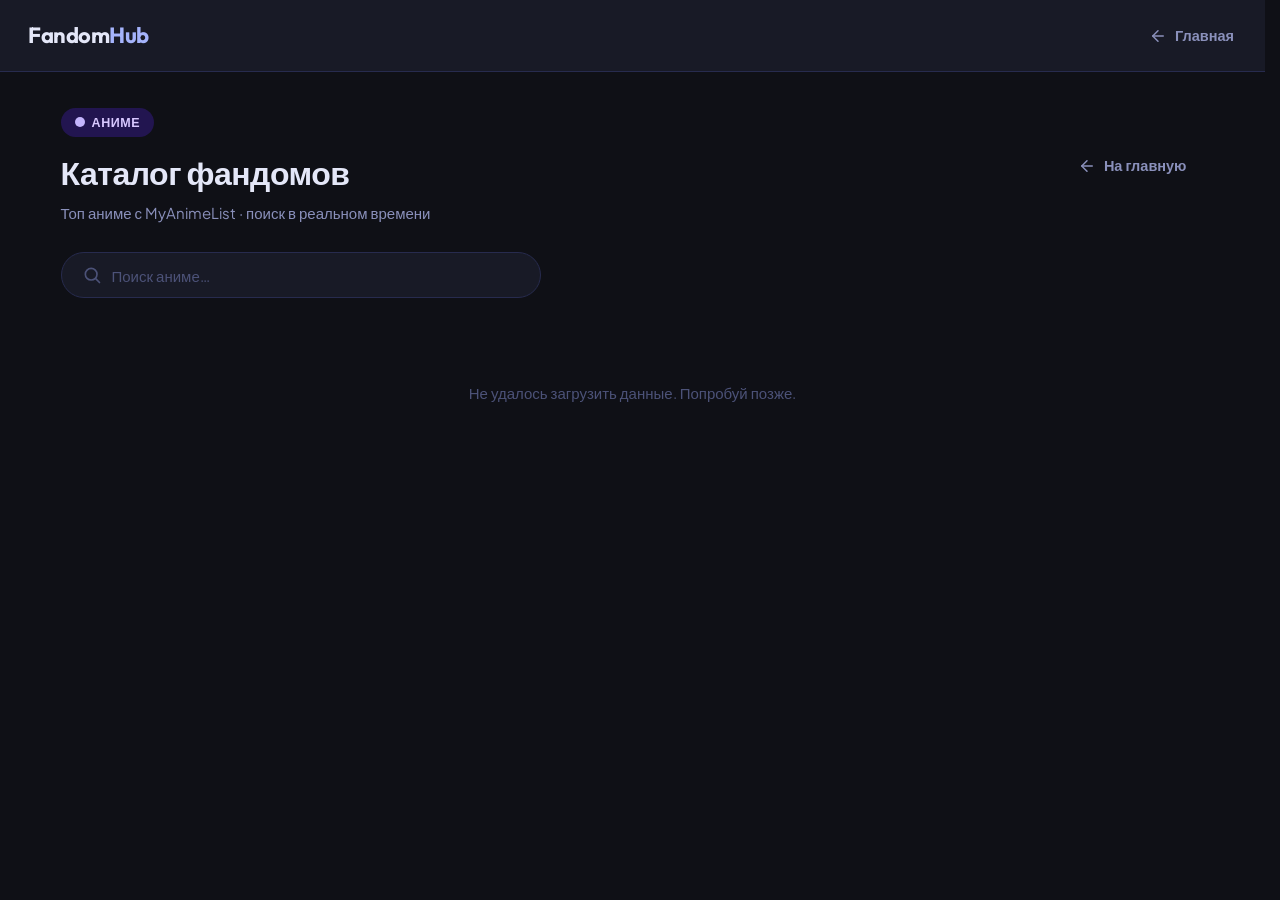
<file: code/catalog-anime.html>
﻿<!DOCTYPE html>
<html lang="ru">
<head>
<meta charset="UTF-8">
<meta name="viewport" content="width=device-width, initial-scale=1.0">
<title>Аниме — FandomHub</title>
<link rel="preconnect" href="https://fonts.googleapis.com">
<link rel="preconnect" href="https://fonts.gstatic.com" crossorigin>
<link href="https://fonts.googleapis.com/css2?family=Outfit:wght@400;500;600;700&family=Plus+Jakarta+Sans:wght@400;500;600;700&display=swap" rel="stylesheet">
<link rel="stylesheet" href="style.css">
</head>
<body class="cat-anime">

<header class="header">
  <a href="index.html" class="brand"><span>Fandom<b>Hub</b></span></a>
  <a href="index.html" class="back-btn">
    <svg width="18" height="18" viewBox="0 0 24 24" fill="none" stroke="currentColor" stroke-width="2" stroke-linecap="round" stroke-linejoin="round"><path d="M19 12H5"/><path d="M12 19l-7-7 7-7"/></svg>
    Главная
  </a>
</header>

<main class="page">
  <div class="cat-head">
    <div>
      <span class="cat-label"><span class="cat-dot"></span>Аниме</span>
      <h1>Каталог фандомов</h1>
      <p>Топ аниме с MyAnimeList · поиск в реальном времени</p>
    </div>
    <a href="index.html" class="back-btn">
      <svg width="18" height="18" viewBox="0 0 24 24" fill="none" stroke="currentColor" stroke-width="2" stroke-linecap="round" stroke-linejoin="round"><path d="M19 12H5"/><path d="M12 19l-7-7 7-7"/></svg>
      На главную
    </a>
  </div>

  <div class="search-wrap">
    <img src="icons/icon-search.svg" alt="">
    <input type="text" id="search" placeholder="Поиск аниме…" autocomplete="off">
  </div>

  <div class="cards-grid" id="grid">
  </div>
  <p class="no-results" id="no-results">Ничего не найдено</p>
</main>

<script>
  // Базовый URL Jikan — бесплатного неофициального API MyAnimeList (ключ не нужен)
  const JIKAN = 'https://api.jikan.moe/v4';

  // Ссылки на DOM-элементы, с которыми работаем
  const grid  = document.getElementById('grid');       // сетка карточек
  const noRes = document.getElementById('no-results'); // надпись «ничего не найдено»
  const inp   = document.getElementById('search');     // поле поиска

  // Таймер дебаунса — нужен, чтобы не слать запрос на каждую набранную букву
  let searchTimer;

  // Форматирует большое число в читаемый вид: 1 500 000 → "1.5M", 287 000 → "287K"
  function fmt(n) {
    if (n >= 1_000_000) return (n / 1_000_000).toFixed(1) + 'M';
    if (n >= 1_000)     return Math.round(n / 1_000) + 'K';
    return n;
  }

  // Экранирует спецсимволы HTML, чтобы данные из API не сломали вёрстку
  // Пример: символ < превращается в &lt; и браузер показывает его как текст, а не тег
  function esc(s) {
    return String(s)
      .replace(/&/g,'&amp;').replace(/</g,'&lt;')
      .replace(/>/g,'&gt;').replace(/"/g,'&quot;');
  }

  // Принимает массив объектов аниме из API и отрисовывает карточки в сетке.
  // Если массив пустой — прячет сетку и показывает надпись «ничего не найдено».
  function renderCards(items) {
    noRes.style.display = 'none';
    if (!items.length) {
      grid.innerHTML = '';
      noRes.style.display = '';
      return;
    }
    grid.innerHTML = items.map(a => {
      // Берём английское название; если его нет — используем оригинальное (ромадзи)
      const title   = esc(a.title_english || a.title);
      // Предпочитаем большой постер, если доступен
      const image   = a.images?.jpg?.large_image_url || a.images?.jpg?.image_url || '';
      // Берём первые два жанра и соединяем через точку с пробелом
      const genres  = (a.genres || []).slice(0, 2).map(g => g.name).join(' · ') || '—';
      const members = a.members ? fmt(a.members) + ' участников' : '—';
      const score   = a.score ? '★ ' + a.score.toFixed(1) : '';
      // Прямая ссылка на страницу аниме на MyAnimeList
      const url     = a.url || '#';
      return `
        <a href="${url}" target="_blank" rel="noopener" class="fandom-card">
          <div class="card-poster"><img src="${image}" alt="${title}" loading="lazy"></div>
          <div class="card-body">
            <div class="card-name" title="${title}">${title}</div>
            <div class="card-genre">${esc(genres)}</div>
            <div class="card-footer">
              <span class="card-members">${members}</span>
              <span class="join-btn">${score}</span>
            </div>
          </div>
        </a>`;
    }).join('');
  }

  // Заменяет содержимое сетки анимацией загрузки (CSS-спиннер)
  function showSpinner() {
    grid.innerHTML = '<div class="grid-spinner"></div>';
    noRes.style.display = 'none';
  }

  // Показывает текстовое сообщение об ошибке внутри сетки
  function showError(msg) {
    grid.innerHTML = `<p class="grid-message">${msg}</p>`;
  }

  // Основная функция загрузки данных.
  // Если передана строка query — ищет аниме по названию.
  // Если query пустой — загружает топ сериалов (type=tv).
  async function load(query) {
    showSpinner();
    try {
      const url = query
        ? `${JIKAN}/anime?q=${encodeURIComponent(query)}&limit=24&sfw=true&order_by=popularity`
        : `${JIKAN}/top/anime?type=tv&limit=24`;
      const res  = await fetch(url);
      if (!res.ok) throw new Error(res.status); // если сервер вернул ошибку — идём в catch
      const json = await res.json();
      renderCards(json.data || []); // у Jikan результаты лежат в поле data
    } catch (e) {
      showError('Не удалось загрузить данные. Попробуй позже.');
    }
  }

  // Слушаем ввод в поле поиска.
  // Сбрасываем предыдущий таймер и ставим новый на 500 мс —
  // это дебаунс: запрос уйдёт только когда пользователь перестанет печатать.
  inp.addEventListener('input', function () {
    clearTimeout(searchTimer);
    const q = this.value.trim();
    searchTimer = setTimeout(() => load(q), 500);
  });

  // Сразу при открытии страницы загружаем топ аниме
  load();
</script>
</body>
</html>
</file>
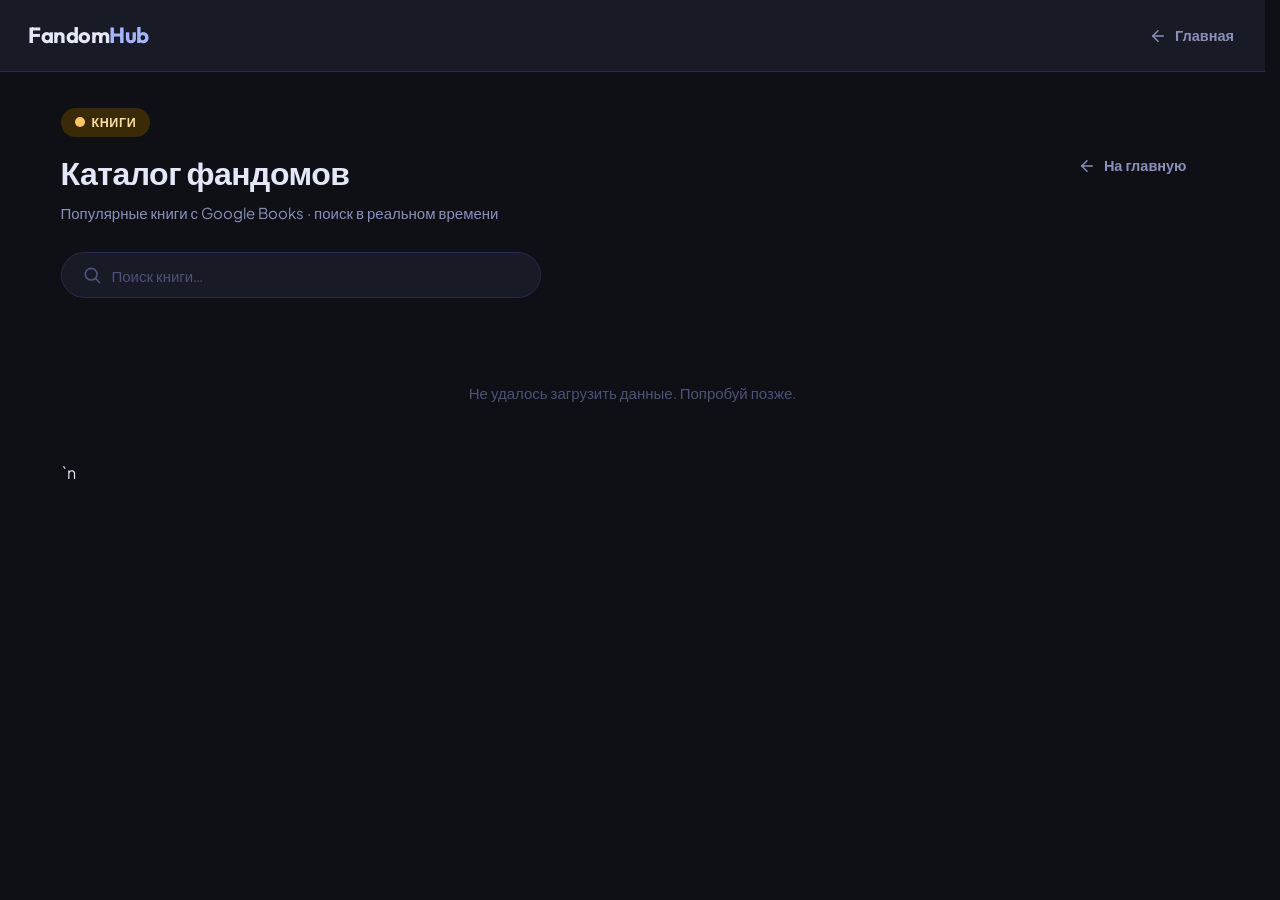
<file: code/catalog-books.html>
﻿<!DOCTYPE html>
<html lang="ru">
<head>
<meta charset="UTF-8">
<meta name="viewport" content="width=device-width, initial-scale=1.0">
<title>Книги — FandomHub</title>
<link rel="preconnect" href="https://fonts.googleapis.com">
<link rel="preconnect" href="https://fonts.gstatic.com" crossorigin>
<link href="https://fonts.googleapis.com/css2?family=Outfit:wght@400;500;600;700&family=Plus+Jakarta+Sans:wght@400;500;600;700&display=swap" rel="stylesheet">
<link rel="stylesheet" href="style.css">
</head>
<body class="cat-books">

<header class="header">
  <a href="index.html" class="brand"><span>Fandom<b>Hub</b></span></a>
  <a href="index.html" class="back-btn">
    <svg width="18" height="18" viewBox="0 0 24 24" fill="none" stroke="currentColor" stroke-width="2" stroke-linecap="round" stroke-linejoin="round"><path d="M19 12H5"/><path d="M12 19l-7-7 7-7"/></svg>
    Главная
  </a>
</header>

<main class="page">
  <div class="cat-head">
    <div>
      <span class="cat-label"><span class="cat-dot"></span>Книги</span>
      <h1>Каталог фандомов</h1>
      <p>Популярные книги с Google Books · поиск в реальном времени</p>
    </div>
    <a href="index.html" class="back-btn">
      <svg width="18" height="18" viewBox="0 0 24 24" fill="none" stroke="currentColor" stroke-width="2" stroke-linecap="round" stroke-linejoin="round"><path d="M19 12H5"/><path d="M12 19l-7-7 7-7"/></svg>
      На главную
    </a>
  </div>

  <div class="search-wrap">
    <img src="icons/icon-search.svg" alt="">
    <input type="text" id="search" placeholder="Поиск книги…" autocomplete="off">
  </div>

  <div class="cards-grid" id="grid">`n  </div>`n  <p class="no-results" id="no-results">Ничего не найдено</p>
</main>

<script>
  // Open Library API — полностью бесплатно, ключ не нужен, стабильный CORS
  const OL   = 'https://openlibrary.org';
  // Базовый URL для обложек книг; в конце добавляем ID и размер (-S/-M/-L)
  const OLCO = 'https://covers.openlibrary.org/b/id';

  const grid  = document.getElementById('grid');       // сетка карточек
  const noRes = document.getElementById('no-results'); // надпись «ничего не найдено»
  const inp   = document.getElementById('search');     // поле поиска
  let searchTimer;

  // Форматирует большое число: 1 200 000 → "1.2M", 98 000 → "98K"
  function fmt(n) {
    if (n >= 1_000_000) return (n / 1_000_000).toFixed(1) + 'M';
    if (n >= 1_000)     return Math.round(n / 1_000) + 'K';
    return n;
  }

  // Экранирует спецсимволы HTML
  function esc(s) {
    return String(s).replace(/&/g,'&amp;').replace(/</g,'&lt;').replace(/>/g,'&gt;').replace(/"/g,'&quot;');
  }

  // Принимает массив книг из Open Library (поле docs) и строит карточки.
  // Если список пустой — показывает «ничего не найдено».
  function renderCards(docs) {
    noRes.style.display = 'none';
    if (!docs.length) { grid.innerHTML = ''; noRes.style.display = ''; return; }
    grid.innerHTML = docs.map(b => {
      const title  = esc(b.title || '—');
      // author_name — массив, берём первого автора
      const author = esc((b.author_name || [])[0] || '—');
      // cover_i — числовой ID обложки; -M = medium (~180px ширина), достаточно для карточки
      const image  = b.cover_i ? `${OLCO}/${b.cover_i}-M.jpg` : '';
      const year   = b.first_publish_year || '';
      const score  = b.ratings_average ? '★ ' + (+b.ratings_average * 2).toFixed(1) : '';
      const votes  = fmt(b.ratings_count || 0);
      // key формат: "/works/OL45883W" — добавляем к базовому URL
      const url    = b.key ? OL + b.key : '#';
      return `
        <a href="${url}" target="_blank" rel="noopener" class="fandom-card">
          <div class="card-poster"><img src="${image}" alt="${title}" loading="lazy"></div>
          <div class="card-body">
            <div class="card-name" title="${title}">${title}</div>
            <div class="card-genre">${author}${year ? ' · ' + year : ''}</div>
            <div class="card-footer">
              <span class="card-members">${votes} оценок</span>
              <span class="join-btn">${score}</span>
            </div>
          </div>
        </a>`;
    }).join('');
  }

  // Показывает CSS-спиннер пока идёт загрузка
  function showSpinner() {
    grid.innerHTML = '<div class="grid-spinner"></div>';
    noRes.style.display = 'none';
  }

  // Загружает данные из Open Library.
  // Без запроса — топ художественной литературы, отсортированный по рейтингу.
  // С запросом — полнотекстовый поиск по названию/автору на любом языке.
  // fields= ограничивает ответ только нужными полями, ускоряя загрузку.
  async function load(query) {
    showSpinner();
    try {
      const fields = 'key,title,author_name,cover_i,first_publish_year,ratings_average,ratings_count';
      const url = query
        ? `${OL}/search.json?q=${encodeURIComponent(query)}&limit=24&fields=${fields}`
        : `${OL}/search.json?subject=fiction&sort=rating&limit=24&fields=${fields}`;
      const res = await fetch(url);
      if (!res.ok) throw new Error(res.status);
      renderCards((await res.json()).docs || []);
    } catch (e) {
      grid.innerHTML = '<p class="grid-message">Не удалось загрузить данные. Попробуй позже.</p>';
    }
  }

  // Дебаунс 500 мс: запрос уходит только после паузы в наборе текста
  inp.addEventListener('input', function () {
    clearTimeout(searchTimer);
    searchTimer = setTimeout(() => load(this.value.trim()), 500);
  });

  // Загружаем топ книг при открытии страницы
  load();
</script>
</body>
</html>
</file>
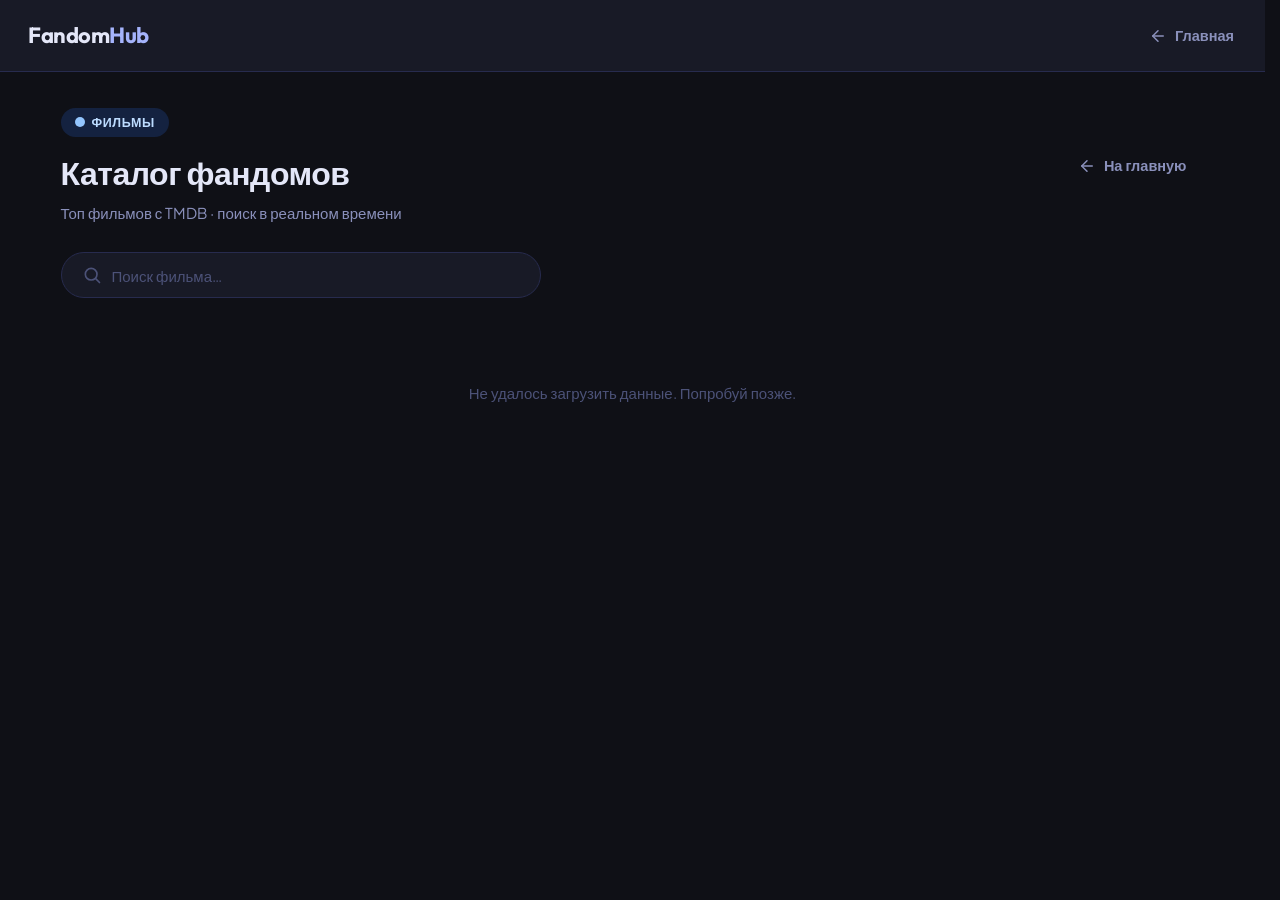
<file: code/catalog-films.html>
﻿<!DOCTYPE html>
<html lang="ru">
<head>
<meta charset="UTF-8">
<meta name="viewport" content="width=device-width, initial-scale=1.0">
<title>Фильмы — FandomHub</title>
<link rel="preconnect" href="https://fonts.googleapis.com">
<link rel="preconnect" href="https://fonts.gstatic.com" crossorigin>
<link href="https://fonts.googleapis.com/css2?family=Outfit:wght@400;500;600;700&family=Plus+Jakarta+Sans:wght@400;500;600;700&display=swap" rel="stylesheet">
<link rel="stylesheet" href="style.css">
</head>
<body class="cat-films">

<header class="header">
  <a href="index.html" class="brand"><span>Fandom<b>Hub</b></span></a>
  <a href="index.html" class="back-btn">
    <svg width="18" height="18" viewBox="0 0 24 24" fill="none" stroke="currentColor" stroke-width="2" stroke-linecap="round" stroke-linejoin="round"><path d="M19 12H5"/><path d="M12 19l-7-7 7-7"/></svg>
    Главная
  </a>
</header>

<main class="page">
  <div class="cat-head">
    <div>
      <span class="cat-label"><span class="cat-dot"></span>Фильмы</span>
      <h1>Каталог фандомов</h1>
      <p>Топ фильмов с TMDB · поиск в реальном времени</p>
    </div>
    <a href="index.html" class="back-btn">
      <svg width="18" height="18" viewBox="0 0 24 24" fill="none" stroke="currentColor" stroke-width="2" stroke-linecap="round" stroke-linejoin="round"><path d="M19 12H5"/><path d="M12 19l-7-7 7-7"/></svg>
      На главную
    </a>
  </div>

  <div class="search-wrap">
    <img src="icons/icon-search.svg" alt="">
    <input type="text" id="search" placeholder="Поиск фильма…" autocomplete="off">
  </div>

  <div class="cards-grid" id="grid">
  </div>
  <p class="no-results" id="no-results">Ничего не найдено</p>
</main>

<script>
  // API-ключ TMDB — получен при регистрации на themoviedb.org
  const TMDB_KEY = '1af27180c055a2bfd3ba2109a04c1843';
  // Базовый URL TMDB API v3
  const TMDB     = 'https://api.themoviedb.org/3';
  // Базовый URL для постеров. Путь из API (poster_path) добавляется в конец.
  // w500 — ширина изображения в пикселях; TMDB поддерживает w92, w185, w342, w500, w780, original
  const IMG      = 'https://image.tmdb.org/t/p/w500';

  // Словарь жанров: числовой ID из API → русское название.
  // TMDB возвращает только ID жанра, а не его название, поэтому расшифровываем вручную.
  const GENRES   = {
    28:'Боевик', 12:'Приключения', 16:'Анимация', 35:'Комедия',
    80:'Криминал', 99:'Документальный', 18:'Драма', 10751:'Семейный',
    14:'Фэнтези', 36:'История', 27:'Ужасы', 10402:'Музыка',
    9648:'Детектив', 10749:'Мелодрама', 878:'Фантастика',
    53:'Триллер', 10752:'Военный', 37:'Вестерн'
  };

  // Ссылки на DOM-элементы, с которыми работаем
  const grid  = document.getElementById('grid');       // сетка карточек
  const noRes = document.getElementById('no-results'); // надпись «ничего не найдено»
  const inp   = document.getElementById('search');     // поле поиска

  // Таймер дебаунса — нужен, чтобы не слать запрос на каждую набранную букву
  let searchTimer;

  // Форматирует большое число в читаемый вид: 1 500 000 → "1.5M", 287 000 → "287K"
  function fmt(n) {
    if (n >= 1_000_000) return (n / 1_000_000).toFixed(1) + 'M';
    if (n >= 1_000)     return Math.round(n / 1_000) + 'K';
    return n;
  }

  // Экранирует спецсимволы HTML, чтобы данные из API не сломали вёрстку
  // Пример: символ < превращается в &lt; и браузер показывает его как текст, а не тег
  function esc(s) {
    return String(s).replace(/&/g,'&amp;').replace(/</g,'&lt;').replace(/>/g,'&gt;').replace(/"/g,'&quot;');
  }

  // Принимает массив объектов фильмов из API и отрисовывает карточки в сетке.
  // Если массив пустой — прячет сетку и показывает надпись «ничего не найдено».
  function renderCards(items) {
    noRes.style.display = 'none';
    if (!items.length) { grid.innerHTML = ''; noRes.style.display = ''; return; }
    grid.innerHTML = items.map(m => {
      // TMDB возвращает title на языке запроса (ru-RU), original_title — всегда оригинал
      const title  = esc(m.title || m.original_title);
      // Собираем полный URL постера; если постера нет — оставляем пустую строку
      const image  = m.poster_path ? IMG + m.poster_path : '';
      // Берём первые два ID жанра, переводим в русские названия, соединяем через точку
      const genres = (m.genre_ids || []).slice(0, 2).map(id => GENRES[id]).filter(Boolean).join(' · ') || '—';
      // release_date имеет формат "YYYY-MM-DD" — берём только год (первые 4 символа)
      const year   = m.release_date ? m.release_date.slice(0, 4) : '';
      const votes  = fmt(m.vote_count || 0);
      // toFixed(1) оставляет одну цифру после запятой: 8.712 → "8.7"
      const score  = m.vote_average ? '★ ' + m.vote_average.toFixed(1) : '';
      // Прямая ссылка на страницу фильма на TMDB
      const url    = `https://www.themoviedb.org/movie/${m.id}`;
      return `
        <a href="${url}" target="_blank" rel="noopener" class="fandom-card">
          <div class="card-poster"><img src="${image}" alt="${title}" loading="lazy"></div>
          <div class="card-body">
            <div class="card-name" title="${title}">${title}</div>
            <div class="card-genre">${esc(genres)}${year ? ' · ' + year : ''}</div>
            <div class="card-footer">
              <span class="card-members">${votes} оценок</span>
              <span class="join-btn">${score}</span>
            </div>
          </div>
        </a>`;
    }).join('');
  }

  // Заменяет содержимое сетки анимацией загрузки (CSS-спиннер)
  function showSpinner() {
    grid.innerHTML = '<div class="grid-spinner"></div>';
    noRes.style.display = 'none';
  }

  // Основная функция загрузки данных.
  // Если передана строка query — ищет фильмы по названию.
  // Если query пустой — загружает топ фильмов по рейтингу.
  async function load(query) {
    showSpinner();
    try {
      const url = query
        ? `${TMDB}/search/movie?api_key=${TMDB_KEY}&language=ru-RU&query=${encodeURIComponent(query)}&include_adult=false`
        : `${TMDB}/movie/top_rated?api_key=${TMDB_KEY}&language=ru-RU`;
      const res = await fetch(url);
      if (!res.ok) throw new Error(res.status); // если сервер вернул ошибку — идём в catch
      // У TMDB результаты лежат в поле results (в отличие от Jikan, где поле data)
      renderCards((await res.json()).results || []);
    } catch {
      grid.innerHTML = '<p class="grid-message">Не удалось загрузить данные. Попробуй позже.</p>';
    }
  }

  // Слушаем ввод в поле поиска.
  // Сбрасываем предыдущий таймер и ставим новый на 500 мс —
  // это дебаунс: запрос уйдёт только когда пользователь перестанет печатать.
  inp.addEventListener('input', function () {
    clearTimeout(searchTimer);
    searchTimer = setTimeout(() => load(this.value.trim()), 500);
  });

  // Сразу при открытии страницы загружаем топ фильмов
  load();
</script>
</body>
</html>
</file>
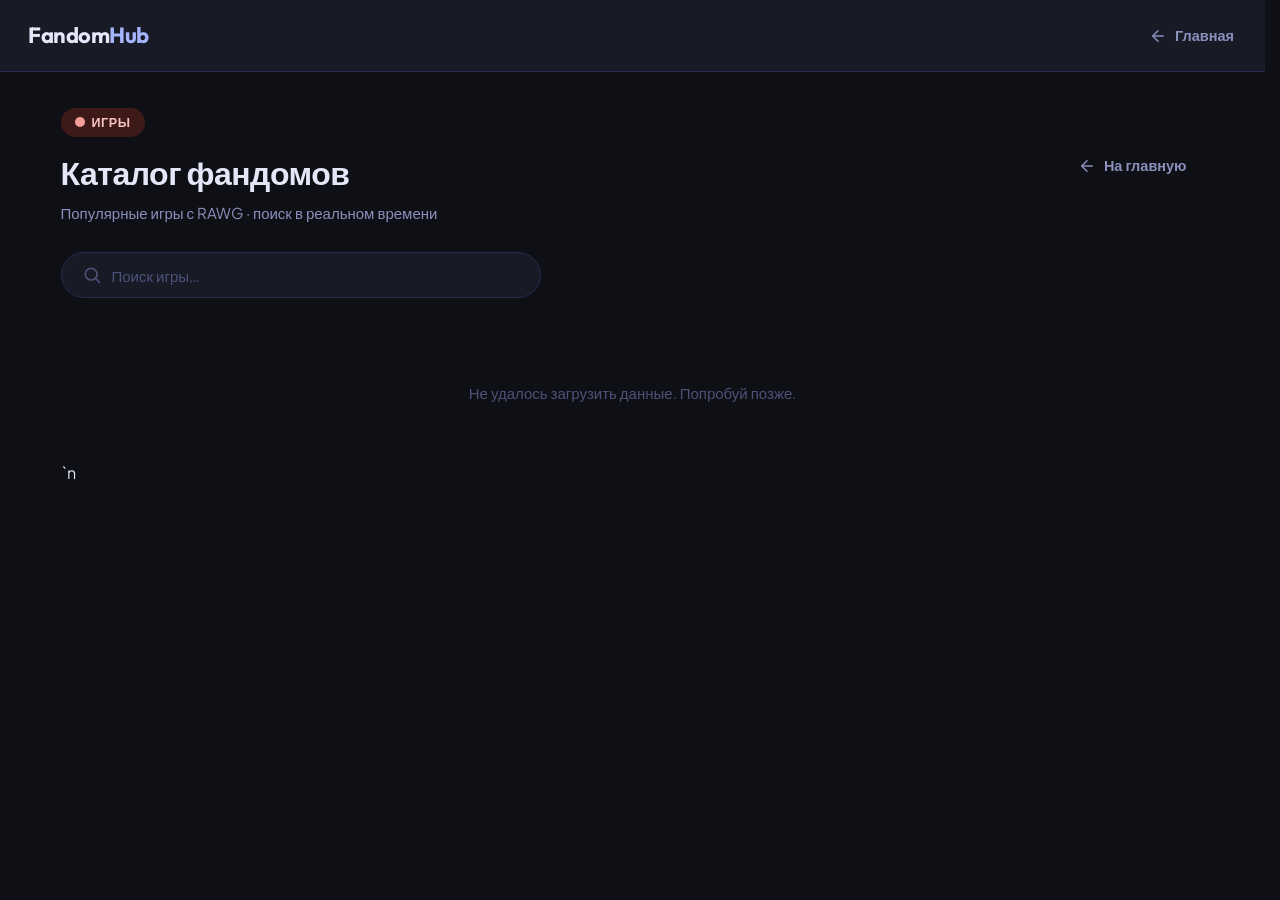
<file: code/catalog-games.html>
﻿<!DOCTYPE html>
<html lang="ru">
<head>
<meta charset="UTF-8">
<meta name="viewport" content="width=device-width, initial-scale=1.0">
<title>Игры — FandomHub</title>
<link rel="preconnect" href="https://fonts.googleapis.com">
<link rel="preconnect" href="https://fonts.gstatic.com" crossorigin>
<link href="https://fonts.googleapis.com/css2?family=Outfit:wght@400;500;600;700&family=Plus+Jakarta+Sans:wght@400;500;600;700&display=swap" rel="stylesheet">
<link rel="stylesheet" href="style.css">
</head>
<body class="cat-games">

<header class="header">
  <a href="index.html" class="brand"><span>Fandom<b>Hub</b></span></a>
  <a href="index.html" class="back-btn">
    <svg width="18" height="18" viewBox="0 0 24 24" fill="none" stroke="currentColor" stroke-width="2" stroke-linecap="round" stroke-linejoin="round"><path d="M19 12H5"/><path d="M12 19l-7-7 7-7"/></svg>
    Главная
  </a>
</header>

<main class="page">
  <div class="cat-head">
    <div>
      <span class="cat-label"><span class="cat-dot"></span>Игры</span>
      <h1>Каталог фандомов</h1>
      <p>Популярные игры с RAWG · поиск в реальном времени</p>
    </div>
    <a href="index.html" class="back-btn">
      <svg width="18" height="18" viewBox="0 0 24 24" fill="none" stroke="currentColor" stroke-width="2" stroke-linecap="round" stroke-linejoin="round"><path d="M19 12H5"/><path d="M12 19l-7-7 7-7"/></svg>
      На главную
    </a>
  </div>

  <div class="search-wrap">
    <img src="icons/icon-search.svg" alt="">
    <input type="text" id="search" placeholder="Поиск игры…" autocomplete="off">
  </div>

  <div class="cards-grid" id="grid">`n  </div>`n  <p class="no-results" id="no-results">Ничего не найдено</p>
</main>

<script>
  // API-ключ RAWG — получен на rawg.io
  const RAWG_KEY = 'cc2db0f41f074256bb976f07cb70a78b';
  // Базовый URL RAWG API
  const RAWG     = 'https://api.rawg.io/api';

  const grid  = document.getElementById('grid');       // сетка карточек
  const noRes = document.getElementById('no-results'); // надпись «ничего не найдено»
  const inp   = document.getElementById('search');     // поле поиска
  let searchTimer;

  // Форматирует большое число: 1 200 000 → "1.2M", 98 000 → "98K"
  function fmt(n) {
    if (n >= 1_000_000) return (n / 1_000_000).toFixed(1) + 'M';
    if (n >= 1_000)     return Math.round(n / 1_000) + 'K';
    return n;
  }

  // Экранирует спецсимволы HTML, чтобы данные из API не сломали вёрстку
  function esc(s) {
    return String(s).replace(/&/g,'&amp;').replace(/</g,'&lt;').replace(/>/g,'&gt;').replace(/"/g,'&quot;');
  }

  // Отрисовывает карточки в сетке по массиву объектов из RAWG.
  // Если массив пустой — показывает «ничего не найдено».
  function renderCards(items) {
    noRes.style.display = 'none';
    if (!items.length) { grid.innerHTML = ''; noRes.style.display = ''; return; }
    grid.innerHTML = items.map(g => {
      const title  = esc(g.name);
      // background_image — скриншот/арт игры (горизонтальный, обрезается до 2:3 через object-fit)
      const image  = g.background_image || '';
      const genres = (g.genres || []).slice(0, 2).map(x => x.name).join(' · ') || '—';
      // rating — средняя оценка пользователей RAWG (шкала 0–5)
      const score  = g.rating ? '★ ' + (g.rating * 2).toFixed(1) : '';
      const votes  = fmt(g.ratings_count || 0);
      // Прямая ссылка на страницу игры на RAWG
      const url    = `https://rawg.io/games/${g.slug}`;
      return `
        <a href="${url}" target="_blank" rel="noopener" class="fandom-card">
          <div class="card-poster"><img src="${image}" alt="${title}" loading="lazy"></div>
          <div class="card-body">
            <div class="card-name" title="${title}">${title}</div>
            <div class="card-genre">${esc(genres)}</div>
            <div class="card-footer">
              <span class="card-members">${votes} оценок</span>
              <span class="join-btn">${score}</span>
            </div>
          </div>
        </a>`;
    }).join('');
  }

  // Показывает CSS-спиннер пока идёт загрузка
  function showSpinner() {
    grid.innerHTML = '<div class="grid-spinner"></div>';
    noRes.style.display = 'none';
  }

  // Загружает данные из RAWG.
  // Без запроса — топ игр по рейтингу; с запросом — поиск по названию.
  async function load(query) {
    showSpinner();
    try {
      const url = query
        ? `${RAWG}/games?key=${RAWG_KEY}&search=${encodeURIComponent(query)}&page_size=24`
        : `${RAWG}/games?key=${RAWG_KEY}&ordering=-added&page_size=24`;
      const res = await fetch(url);
      if (!res.ok) throw new Error(res.status);
      renderCards((await res.json()).results || []);
    } catch {
      grid.innerHTML = '<p class="grid-message">Не удалось загрузить данные. Попробуй позже.</p>';
    }
  }

  // Дебаунс 500 мс: запрос уходит только после паузы в наборе текста
  inp.addEventListener('input', function () {
    clearTimeout(searchTimer);
    searchTimer = setTimeout(() => load(this.value.trim()), 500);
  });

  // Загружаем топ игр при открытии страницы
  load();
</script>
</body>
</html>
</file>
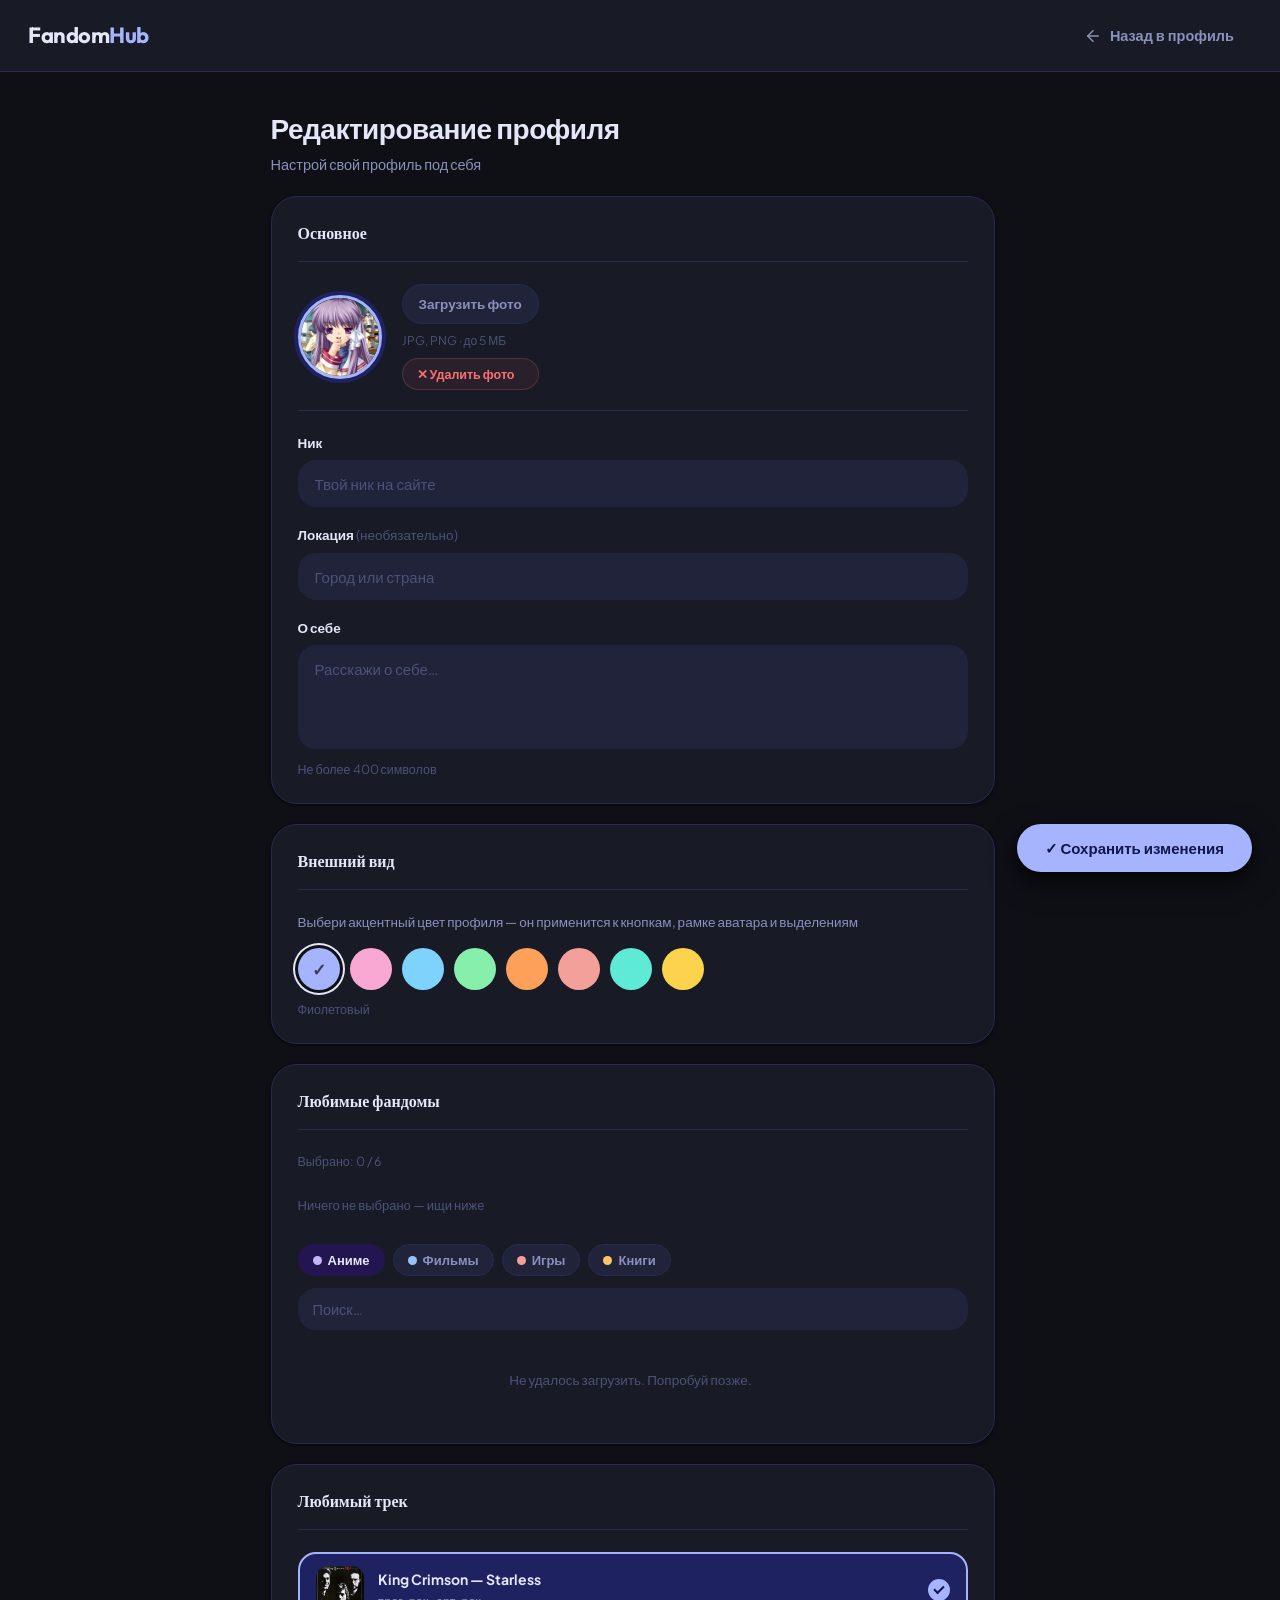
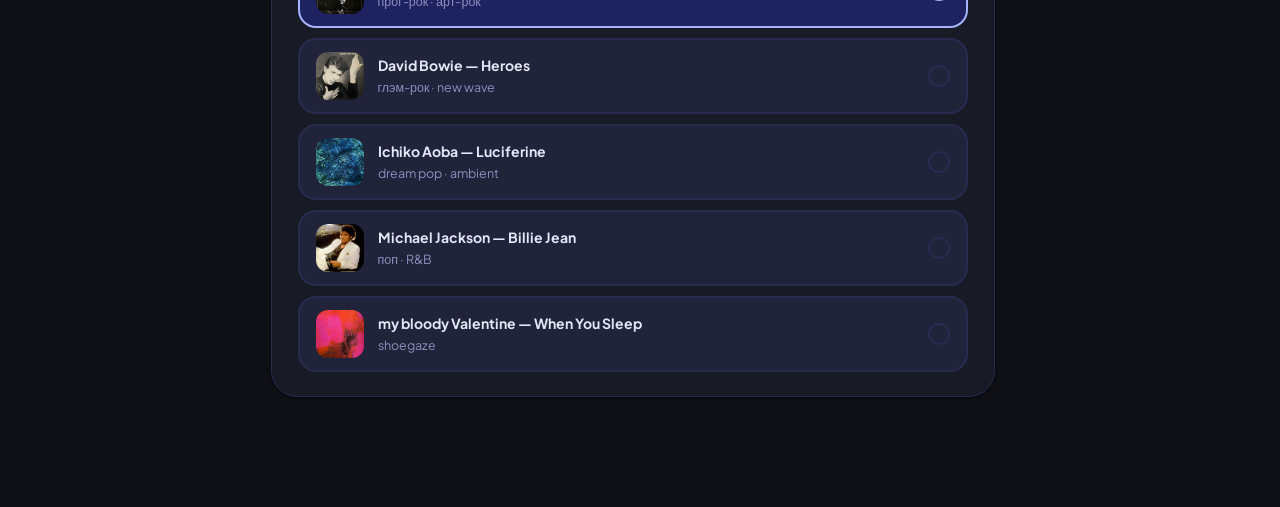
<file: code/edit-profile.html>
<!DOCTYPE html>
<html lang="ru">
<head>
<meta charset="UTF-8">
<meta name="viewport" content="width=device-width, initial-scale=1.0">
<title>Редактирование профиля — FandomHub</title>
<link rel="preconnect" href="https://fonts.googleapis.com">
<link rel="preconnect" href="https://fonts.gstatic.com" crossorigin>
<link href="https://fonts.googleapis.com/css2?family=Outfit:wght@400;500;600;700&family=Plus+Jakarta+Sans:wght@400;500;600;700&display=swap" rel="stylesheet">
<link rel="stylesheet" href="style.css">
</head>
<body>

<header class="header">
  <a href="index.html" class="brand"><span>Fandom<b>Hub</b></span></a>
  <a href="profile.html" class="back-btn">
    <svg width="18" height="18" viewBox="0 0 24 24" fill="none" stroke="currentColor" stroke-width="2" stroke-linecap="round" stroke-linejoin="round"><path d="M19 12H5"/><path d="M12 19l-7-7 7-7"/></svg>
    Назад в профиль
  </a>
</header>

<main class="edit-page">

  <div>
    <h1 style="font-size:28px;font-weight:700;letter-spacing:-.5px;margin-bottom:4px">Редактирование профиля</h1>
    <p style="color:var(--text-soft);font-size:14.5px">Настрой свой профиль под себя</p>
  </div>

  <!-- ── Секция 1: Основное ── -->
  <div class="edit-section">
    <div class="es-title">
      Основное
    </div>

    <div class="avatar-row">
      <img id="ep-avatar" class="ep-avatar-img" src="pfp.jpg" alt="Аватар">
      <div class="avatar-actions">
        <label class="avatar-upload-label" for="ep-avatar-file">
          Загрузить фото
        </label>
        <input type="file" id="ep-avatar-file" accept="image/*" style="display:none">
        <span class="avatar-hint">JPG, PNG · до 5 МБ</span>
        <button class="btn-danger" id="ep-avatar-remove">✕ Удалить фото</button>
      </div>
    </div>

    <div class="field">
      <label>Ник</label>
      <input type="text" id="ep-nick" placeholder="Твой ник на сайте" maxlength="32">
    </div>
    <div class="field">
      <label>Локация <span style="font-weight:400;color:var(--text-faint)">(необязательно)</span></label>
      <input type="text" id="ep-location" placeholder="Город или страна" maxlength="60">
    </div>
    <div class="field" style="margin-bottom:0">
      <label>О себе</label>
      <textarea id="ep-bio" rows="4" placeholder="Расскажи о себе…" maxlength="400"></textarea>
      <div class="hint">Не более 400 символов</div>
    </div>
  </div>

  <!-- ── Секция 2: Внешний вид ── -->
  <div class="edit-section">
    <div class="es-title">
      Внешний вид
    </div>
    <p style="font-size:13.5px;color:var(--text-soft);margin-bottom:16px">Выбери акцентный цвет профиля — он применится к кнопкам, рамке аватара и выделениям</p>
    <div class="swatches" id="ep-swatches"></div>
    <div class="swatch-label" id="ep-swatch-name"></div>
  </div>

  <!-- ── Секция 3: Любимые фандомы ── -->
  <div class="edit-section">
    <div class="es-title">
      Любимые фандомы
    </div>

    <div class="fandom-limit" id="ep-limit-note">Выбрано: 0 / 6</div>
    <div class="selected-chips" id="ep-chips">
      <span class="selected-empty">Ничего не выбрано — ищи ниже</span>
    </div>

    <div class="fandom-cat-tabs" id="ep-cat-tabs">
      <button class="fandom-cat-tab active" data-cat="anime" style="background:var(--c-anime-soft)">
        <span class="fandom-cat-dot" style="background:var(--c-anime)"></span>Аниме
      </button>
      <button class="fandom-cat-tab" data-cat="films">
        <span class="fandom-cat-dot" style="background:var(--c-films)"></span>Фильмы
      </button>
      <button class="fandom-cat-tab" data-cat="games">
        <span class="fandom-cat-dot" style="background:var(--c-games)"></span>Игры
      </button>
      <button class="fandom-cat-tab" data-cat="books">
        <span class="fandom-cat-dot" style="background:var(--c-books)"></span>Книги
      </button>
    </div>

    <input type="text" class="fandom-search" id="ep-fandom-q" placeholder="Поиск…" autocomplete="off">
    <div class="results-grid" id="ep-results">
      <div class="results-spinner"></div>
    </div>
  </div>

  <!-- ── Секция 4: Любимый трек ── -->
  <div class="edit-section">
    <div class="es-title">
      Любимый трек
    </div>
    <div class="track-opts" id="ep-tracks"></div>
  </div>

</main>

<div class="save-bar">
  <button class="save-bar-btn" id="ep-save">✓ Сохранить изменения</button>
</div>
<div class="save-toast" id="ep-toast">✓ Профиль сохранён</div>

<script>
// ─── Константы ───────────────────────────────────────────────────────────────

// Доступные цветовые акценты профиля.
// primary  — основной цвет (кнопки, рамки, подсветка).
// soft     — приглушённый фон на тёмной теме (бейджи, чипсы).
// on       — цвет текста поверх primary (должен хорошо читаться).
const ACCENTS = [
  { name: 'Фиолетовый',   primary: '#A5B4FC', soft: '#1E2260', on: '#12154E' },
  { name: 'Розовый',      primary: '#F9A8D4', soft: '#42103A', on: '#3A0828' },
  { name: 'Голубой',      primary: '#7DD3FC', soft: '#0A2040', on: '#061830' },
  { name: 'Зелёный',      primary: '#86EFAC', soft: '#0B2618', on: '#04200E' },
  { name: 'Оранжевый',    primary: '#FCA05A', soft: '#38200A', on: '#2A1200' },
  { name: 'Коралловый',   primary: '#F4A09A', soft: '#38100E', on: '#2A0806' },
  { name: 'Бирюзовый',    primary: '#5EEAD4', soft: '#04281E', on: '#011610' },
  { name: 'Золотой',      primary: '#FCD34D', soft: '#352400', on: '#281800' },
];

// Список треков, из которых пользователь выбирает «любимый».
// img — путь к обложке, src — путь к аудиофайлу.
const TRACKS = [
  { name: 'King Crimson — Starless',               meta: 'прог-рок · арт-рок',  img: 'top icons/song_icon1.jpg', src: 'songs/song1.mp3' },
  { name: 'David Bowie — Heroes',                  meta: 'глэм-рок · new wave', img: 'top icons/song_icon2.jpg', src: 'songs/song2.mp3' },
  { name: 'Ichiko Aoba — Luciferine',              meta: 'dream pop · ambient', img: 'top icons/song_icon3.jpg', src: 'songs/song3.mp3' },
  { name: 'Michael Jackson — Billie Jean',         meta: 'поп · R&B',           img: 'top icons/song_icon4.jpg', src: 'songs/song4.mp3' },
  { name: 'my bloody Valentine — When You Sleep',  meta: 'shoegaze',            img: 'top icons/song_icon5.jpg', src: 'songs/song5.mp3' },
];

// CSS-переменные фона активной вкладки для каждой категории фандомов.
const CAT_SOFT = { anime: 'var(--c-anime-soft)', films: 'var(--c-films-soft)', games: 'var(--c-games-soft)', books: 'var(--c-books-soft)' };

// API-ключи для внешних сервисов.
const RAWG_KEY = 'cc2db0f41f074256bb976f07cb70a78b'; // rawg.io  — база игр
const TMDB_KEY = '1af27180c055a2bfd3ba2109a04c1843'; // themoviedb.org — база фильмов

// ─── Состояние ───────────────────────────────────────────────────────────────

// Единый объект, хранящий все редактируемые данные профиля в памяти.
// При сохранении он целиком записывается в localStorage.
let state = {
  nick: '',       // никнейм пользователя
  bio: '',        // текст «О себе»
  location: '',   // город / страна (необязательно)
  avatar: '',     // base64-строка загруженного фото или '' для дефолтного
  accentIdx: 0,   // индекс выбранного цвета в массиве ACCENTS
  fandoms: [],    // массив выбранных фандомов (максимум 6)
  trackIdx: 0,    // индекс выбранного трека в массиве TRACKS
};

// ─── Инициализация ───────────────────────────────────────────────────────────

// Самовызывающаяся функция — запускается сразу при загрузке страницы.
// Читает сохранённый профиль и заполняет все элементы страницы.
(function init() {
  // Пробуем прочитать профиль из localStorage.
  // Если его ещё нет, используем пустой объект {}.
  const saved = JSON.parse(localStorage.getItem('fh_profile') || '{}');

  // Перезаписываем поля state данными из localStorage
  // (Object.assign копирует свойства из saved в state).
  Object.assign(state, saved);

  // Защита от некорректных индексов: если значение вышло за пределы
  // массива (например, файл был изменён вручную), сбрасываем на 0.
  state.accentIdx = Math.min(+state.accentIdx || 0, ACCENTS.length - 1);
  state.trackIdx  = Math.min(+state.trackIdx  || 0, TRACKS.length  - 1);

  // Если fandoms по какой-то причине не массив — заменяем на пустой.
  if (!Array.isArray(state.fandoms)) state.fandoms = [];

  // Применяем акцентный цвет до отрисовки, чтобы страница сразу
  // открылась с нужными цветами без «мигания».
  applyAccent(state.accentIdx);

  // Заполняем текстовые поля формы.
  fillForm();

  // Рисуем все интерактивные блоки.
  renderSwatches(); // цветовые кружки
  renderTracks();   // список треков
  renderChips();    // выбранные фандомы
  loadResults('');  // начальные результаты поиска фандомов (без запроса — топ)
})();

// Заполняет поля формы значениями из state.
// Проверяем наличие значения перед присвоением, чтобы
// не затирать placeholder пустой строкой.
function fillForm() {
  if (state.nick)     document.getElementById('ep-nick').value     = state.nick;
  if (state.bio)      document.getElementById('ep-bio').value      = state.bio;
  if (state.location) document.getElementById('ep-location').value = state.location;
  if (state.avatar)   document.getElementById('ep-avatar').src     = state.avatar;
}

// ─── Акцентный цвет ──────────────────────────────────────────────────────────

// Применяет выбранный цветовой акцент к CSS-переменным на уровне <html>.
// Именно через эти переменные style.css красит кнопки, рамки и т. д.
function applyAccent(idx) {
  const c = ACCENTS[idx];
  document.documentElement.style.setProperty('--primary',      c.primary);
  document.documentElement.style.setProperty('--primary-soft', c.soft);
  document.documentElement.style.setProperty('--on-primary',   c.on);
}

// Перерисовывает ряд цветных кружков-свотчей.
// Активному кружку добавляется класс 'active' (галочка через CSS).
function renderSwatches() {
  document.getElementById('ep-swatches').innerHTML = ACCENTS.map((a, i) => `
    <button class="swatch${i === state.accentIdx ? ' active' : ''}"
      style="background:${a.primary}" title="${a.name}" data-idx="${i}"></button>
  `).join('');

  // Подпись под кружками — название текущего цвета.
  document.getElementById('ep-swatch-name').textContent = ACCENTS[state.accentIdx].name;
}

// Обработчик клика по контейнеру кружков.
// Используем делегирование: слушаем клик на родителе,
// а потом ищем ближайший .swatch среди кликнутых элементов.
document.getElementById('ep-swatches').addEventListener('click', function(e) {
  const btn = e.target.closest('.swatch');
  if (!btn) return; // клик пришёлся мимо кружка — игнорируем

  state.accentIdx = +btn.dataset.idx; // + преобразует строку в число
  applyAccent(state.accentIdx);
  renderSwatches(); // перерисовываем, чтобы сдвинуть галочку
});

// ─── Аватар ──────────────────────────────────────────────────────────────────

// Срабатывает, когда пользователь выбирает файл через диалог.
document.getElementById('ep-avatar-file').addEventListener('change', function() {
  const file = this.files[0];
  if (!file) return;

  // Проверяем размер: 5 МБ = 5 * 1024 * 1024 байт.
  if (file.size > 5 * 1024 * 1024) { alert('Файл слишком большой (макс. 5 МБ)'); return; }

  // FileReader читает файл и превращает его в строку base64 (Data URL).
  // Это позволяет хранить изображение прямо в localStorage без сервера.
  const reader = new FileReader();
  reader.onload = e => {
    state.avatar = e.target.result;                    // сохраняем base64 в state
    document.getElementById('ep-avatar').src = state.avatar; // обновляем превью
  };
  reader.readAsDataURL(file);
});

// Удаляет загруженный аватар: возвращает дефолтную фотографию pfp.jpg
// и очищает поле input, чтобы можно было загрузить тот же файл снова.
document.getElementById('ep-avatar-remove').addEventListener('click', () => {
  state.avatar = '';
  document.getElementById('ep-avatar').src = 'pfp.jpg';
  document.getElementById('ep-avatar-file').value = '';
});

// ─── Треки ───────────────────────────────────────────────────────────────────

// Рисует список треков в виде кликабельных карточек.
// Выбранный трек получает класс 'sel' и визуально выделяется.
function renderTracks() {
  const wrap = document.getElementById('ep-tracks');
  wrap.innerHTML = TRACKS.map((t, i) => `
    <div class="track-opt${i === state.trackIdx ? ' sel' : ''}" data-idx="${i}">
      <img src="${t.img}" alt="">
      <div class="track-opt-info">
        <div class="track-opt-name">${esc(t.name)}</div>
        <div class="track-opt-meta">${esc(t.meta)}</div>
      </div>
      <div class="radio-dot"></div>
    </div>
  `).join('');

  // Навешиваем обработчики на каждую карточку трека после отрисовки.
  wrap.querySelectorAll('.track-opt').forEach(el =>
    el.addEventListener('click', function() {
      state.trackIdx = +this.dataset.idx;
      renderTracks(); // перерисовываем, чтобы перенести выделение
    })
  );
}

// ─── Поиск фандомов ──────────────────────────────────────────────────────────

let curCat = 'anime';   // текущая активная категория поиска
let curResults = [];    // последний полученный список результатов
let searchTimer;        // таймер дебаунса (откладывает запрос при печати)

// Экранирует спецсимволы HTML, чтобы данные из API
// не сломали вёрстку и не создали XSS-уязвимость.
// Пример: <script> превратится в &lt;script&gt; и покажется как текст.
function esc(s) {
  return String(s).replace(/&/g,'&amp;').replace(/</g,'&lt;').replace(/>/g,'&gt;').replace(/"/g,'&quot;');
}

// Переключение категорий (Аниме / Фильмы / Игры / Книги).
document.getElementById('ep-cat-tabs').addEventListener('click', function(e) {
  const btn = e.target.closest('.fandom-cat-tab');
  if (!btn) return;

  curCat = btn.dataset.cat;

  // Снимаем активное состояние со всех вкладок, потом ставим на нажатую.
  document.querySelectorAll('.fandom-cat-tab').forEach(t => { t.classList.remove('active'); t.style.background = ''; });
  btn.classList.add('active');
  btn.style.background = CAT_SOFT[curCat]; // подсвечиваем цветом категории

  // Сбрасываем строку поиска и загружаем топ новой категории.
  document.getElementById('ep-fandom-q').value = '';
  loadResults('');
});

// Поиск по вводу: дебаунс 420 мс.
// Запрос к API уходит только когда пользователь перестал печатать,
// чтобы не слать запрос на каждую нажатую букву.
document.getElementById('ep-fandom-q').addEventListener('input', function() {
  clearTimeout(searchTimer);
  searchTimer = setTimeout(() => loadResults(this.value.trim()), 420);
});

// Загружает список фандомов из соответствующего API.
// query — строка поиска; если пустая, загружается топ.
async function loadResults(query) {
  // Показываем спиннер, пока идёт загрузка.
  document.getElementById('ep-results').innerHTML = '<div class="results-spinner"></div>';

  try {
    let items = []; // сюда соберём нормализованные объекты фандомов

    if (curCat === 'anime') {
      // Jikan — бесплатный API MyAnimeList, ключ не нужен.
      // При поиске: /anime?q=... При топе: /top/anime?type=tv
      const url = query
        ? `https://api.jikan.moe/v4/anime?q=${encodeURIComponent(query)}&limit=18&sfw=true&order_by=popularity`
        : `https://api.jikan.moe/v4/top/anime?type=tv&limit=18`;
      const data = (await (await fetch(url)).json()).data || [];

      // Нормализуем: приводим разные форматы API к единому виду объекта.
      items = data.map(a => ({
        id: 'anime-' + a.mal_id,                  // уникальный ID с префиксом категории
        name: a.title_english || a.title,          // английское название, иначе оригинал
        img: a.images?.jpg?.large_image_url || a.images?.jpg?.image_url || '',
        url: a.url || '#', cat: 'anime', catLabel: 'Аниме',
      }));

    } else if (curCat === 'films') {
      // TMDB — база фильмов. Результаты лежат в поле results.
      const url = query
        ? `https://api.themoviedb.org/3/search/movie?api_key=${TMDB_KEY}&language=ru-RU&query=${encodeURIComponent(query)}`
        : `https://api.themoviedb.org/3/movie/top_rated?api_key=${TMDB_KEY}&language=ru-RU`;
      const data = (await (await fetch(url)).json()).results || [];

      items = data.slice(0, 18).map(m => ({
        id: 'films-' + m.id,
        name: m.title || m.original_title,
        // poster_path — относительный путь; w185 — ширина постера в пикселях.
        img: m.poster_path ? 'https://image.tmdb.org/t/p/w185' + m.poster_path : '',
        url: 'https://www.themoviedb.org/movie/' + m.id, cat: 'films', catLabel: 'Фильмы',
      }));

    } else if (curCat === 'games') {
      // RAWG — база игр. background_image — скриншот/обложка игры.
      const url = query
        ? `https://api.rawg.io/api/games?key=${RAWG_KEY}&search=${encodeURIComponent(query)}&page_size=18`
        : `https://api.rawg.io/api/games?key=${RAWG_KEY}&ordering=-added&page_size=18`;
      const data = (await (await fetch(url)).json()).results || [];

      items = data.map(g => ({
        id: 'games-' + g.id,
        name: g.name,
        img: g.background_image || '',
        url: 'https://rawg.io/games/' + g.slug, cat: 'games', catLabel: 'Игры',
      }));

    } else if (curCat === 'books') {
      // Open Library — бесплатная база книг, ключ не нужен.
      // fields= ограничивает ответ только нужными полями (быстрее грузится).
      const fields = 'key,title,author_name,cover_i';
      const url = query
        ? `https://openlibrary.org/search.json?q=${encodeURIComponent(query)}&limit=18&fields=${fields}`
        : `https://openlibrary.org/search.json?subject=fiction&sort=rating&limit=24&fields=${fields}`;
      const docs = (await (await fetch(url)).json()).docs || [];

      // Оставляем только книги с обложкой (cover_i — числовой ID обложки).
      items = docs.filter(b => b.cover_i).slice(0, 18).map(b => ({
        id: 'books-' + b.key.replace('/works/', ''),
        name: b.title,
        // -M.jpg — средний размер обложки (~180px), достаточно для карточки.
        img: `https://covers.openlibrary.org/b/id/${b.cover_i}-M.jpg`,
        url: 'https://openlibrary.org' + b.key, cat: 'books', catLabel: 'Книги',
      }));
    }

    curResults = items; // запоминаем для использования в renderResults
    renderResults();

  } catch {
    // Если запрос упал (нет интернета, ошибка API) — показываем сообщение.
    document.getElementById('ep-results').innerHTML = '<div class="results-msg">Не удалось загрузить. Попробуй позже.</div>';
  }
}

// Проверяет, есть ли фандом с таким id среди уже выбранных.
function isSelected(id) { return state.fandoms.some(f => f.id === id); }

// Рисует сетку карточек-результатов поиска.
// Уже выбранные карточки помечаются классом 'sel'.
function renderResults() {
  const grid = document.getElementById('ep-results');

  if (!curResults.length) {
    grid.innerHTML = '<div class="results-msg">Ничего не найдено</div>';
    return;
  }

  grid.innerHTML = curResults.map(r => `
    <div class="result-card${isSelected(r.id) ? ' sel' : ''}" data-id="${esc(r.id)}">
      <img src="${esc(r.img)}" alt="${esc(r.name)}" loading="lazy">
      <div class="result-card-body">
        <div class="result-card-name" title="${esc(r.name)}">${esc(r.name)}</div>
        <div class="result-card-cat">${esc(r.catLabel)}</div>
      </div>
    </div>
  `).join('');

  // Навешиваем обработчики клика на каждую карточку результата.
  grid.querySelectorAll('.result-card').forEach(card =>
    card.addEventListener('click', function() {
      const id = this.dataset.id;

      if (isSelected(id)) {
        // Фандом уже выбран — убираем его из списка.
        state.fandoms = state.fandoms.filter(f => f.id !== id);
      } else {
        // Нельзя выбрать больше 6 фандомов.
        if (state.fandoms.length >= 6) return;

        // Находим полный объект фандома в curResults и добавляем в state.
        const item = curResults.find(r => r.id === id);
        if (item) state.fandoms.push(item);
      }

      // Обновляем все зависимые блоки интерфейса.
      renderChips();   // чипсы выбранных фандомов вверху секции
      renderResults(); // карточки (чтобы перекрасить выбранные)
      updateLimit();   // счётчик «Выбрано: X / 6»
    })
  );
}

// Рисует ряд чипсов с уже выбранными фандомами над поиском.
// Каждый чипс содержит миниатюру, название и кнопку удаления ✕.
function renderChips() {
  const wrap = document.getElementById('ep-chips');

  if (!state.fandoms.length) {
    wrap.innerHTML = '<span class="selected-empty">Ничего не выбрано — ищи ниже</span>';
    return;
  }

  wrap.innerHTML = state.fandoms.map(f => `
    <div class="chip-sel" data-id="${esc(f.id)}">
      <img src="${esc(f.img)}" alt="">
      <span>${esc(f.name)}</span>
      <button class="chip-del" title="Удалить">✕</button>
    </div>
  `).join('');

  // Обработчик кнопки ✕ на каждом чипсе.
  wrap.querySelectorAll('.chip-del').forEach(btn =>
    btn.addEventListener('click', function() {
      // closest() ищет ближайшего родителя с нужным классом —
      // это сам чипс, на котором хранится data-id.
      const id = this.closest('.chip-sel').dataset.id;
      state.fandoms = state.fandoms.filter(f => f.id !== id);
      renderChips();
      renderResults();
      updateLimit();
    })
  );
}

// Обновляет текст счётчика над чипсами: «Выбрано: 3 / 6».
function updateLimit() {
  document.getElementById('ep-limit-note').textContent = `Выбрано: ${state.fandoms.length} / 6`;
}

// ─── Сохранение ──────────────────────────────────────────────────────────────

document.getElementById('ep-save').addEventListener('click', function() {
  // Читаем актуальные значения текстовых полей прямо перед сохранением,
  // чтобы не зависеть от того, когда пользователь перестал печатать.
  state.nick     = document.getElementById('ep-nick').value.trim();
  state.bio      = document.getElementById('ep-bio').value.trim();
  state.location = document.getElementById('ep-location').value.trim();

  // Записываем весь объект state в localStorage как JSON-строку.
  // profile.html прочитает эти данные при следующем открытии.
  localStorage.setItem('fh_profile', JSON.stringify(state));

  // Показываем тост «Профиль сохранён» на 1.2 секунды,
  // затем переходим обратно на страницу профиля.
  const toast = document.getElementById('ep-toast');
  toast.classList.add('show');
  setTimeout(() => { toast.classList.remove('show'); window.location.href = 'profile.html'; }, 1200);
});
</script>
</body>
</html>
</file>
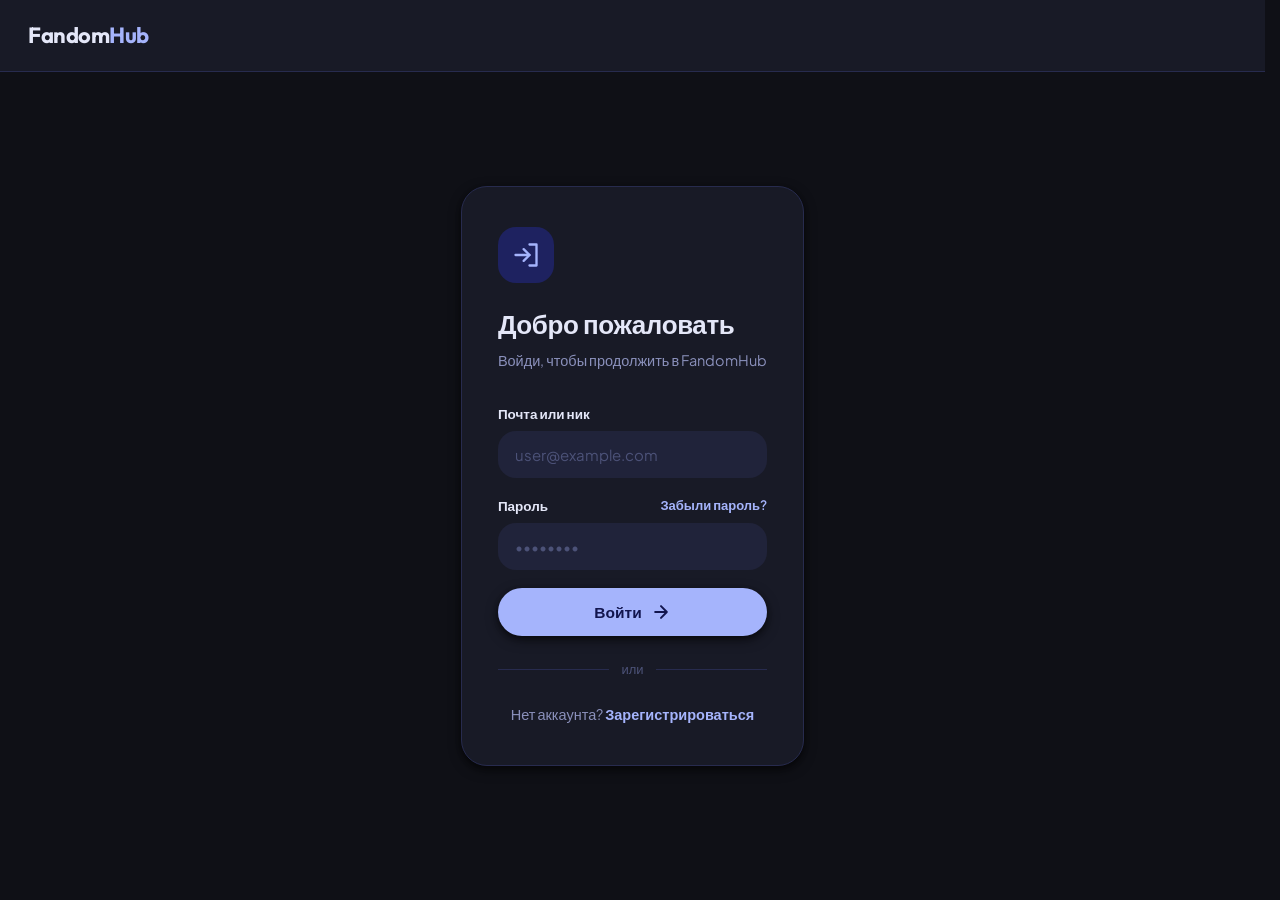
<file: code/login.html>
﻿<!DOCTYPE html>
<html lang="ru">
<head>
<meta charset="UTF-8">
<meta name="viewport" content="width=device-width, initial-scale=1.0">
<title>Войти — FandomHub</title>

<link rel="preconnect" href="https://fonts.googleapis.com">
<link rel="preconnect" href="https://fonts.gstatic.com" crossorigin>
<link href="https://fonts.googleapis.com/css2?family=Outfit:wght@400;500;600;700&family=Plus+Jakarta+Sans:wght@400;500;600;700&display=swap" rel="stylesheet">
<link rel="stylesheet" href="style.css">
</head>
<body class="auth">

<header class="header">
  <a href="index.html" class="brand">
    <span>Fandom<b>Hub</b></span>
  </a>
</header>

<main class="page">
  <div class="card">
    <div class="card-icon">
      <img src="icons/icon-login-card.svg" alt="">
    </div>
    <h1>Добро пожаловать</h1>
    <p class="subtitle">Войди, чтобы продолжить в FandomHub</p>

    <form id="login-form">
      <div class="field">
        <label for="login-email">Почта или ник</label>
        <input type="text" id="login-email" placeholder="user@example.com" autocomplete="username">
      </div>

      <div class="field">
        <div class="field-row">
          <label for="login-pass">Пароль</label>
          <a href="#" class="forgot">Забыли пароль?</a>
        </div>
        <input type="password" id="login-pass" placeholder="••••••••" autocomplete="current-password">
      </div>

      <button class="btn-submit">
        Войти
        <img src="icons/icon-arrow-right.svg" alt="">
      </button>
    </form>

    <div class="divider">или</div>

    <p class="switch-link">
      Нет аккаунта? <a href="register.html">Зарегистрироваться</a>
    </p>
  </div>
</main>

<script>
  document.getElementById('login-form').addEventListener('submit', function(e) {
    e.preventDefault();
    var email = document.getElementById('login-email').value.trim();
    var pass  = document.getElementById('login-pass').value;
    if (!email || !pass) return;
    localStorage.setItem('fh_logged_in', '1');
    window.location.href = 'index.html';
  });
</script>
</body>
</html>
</file>
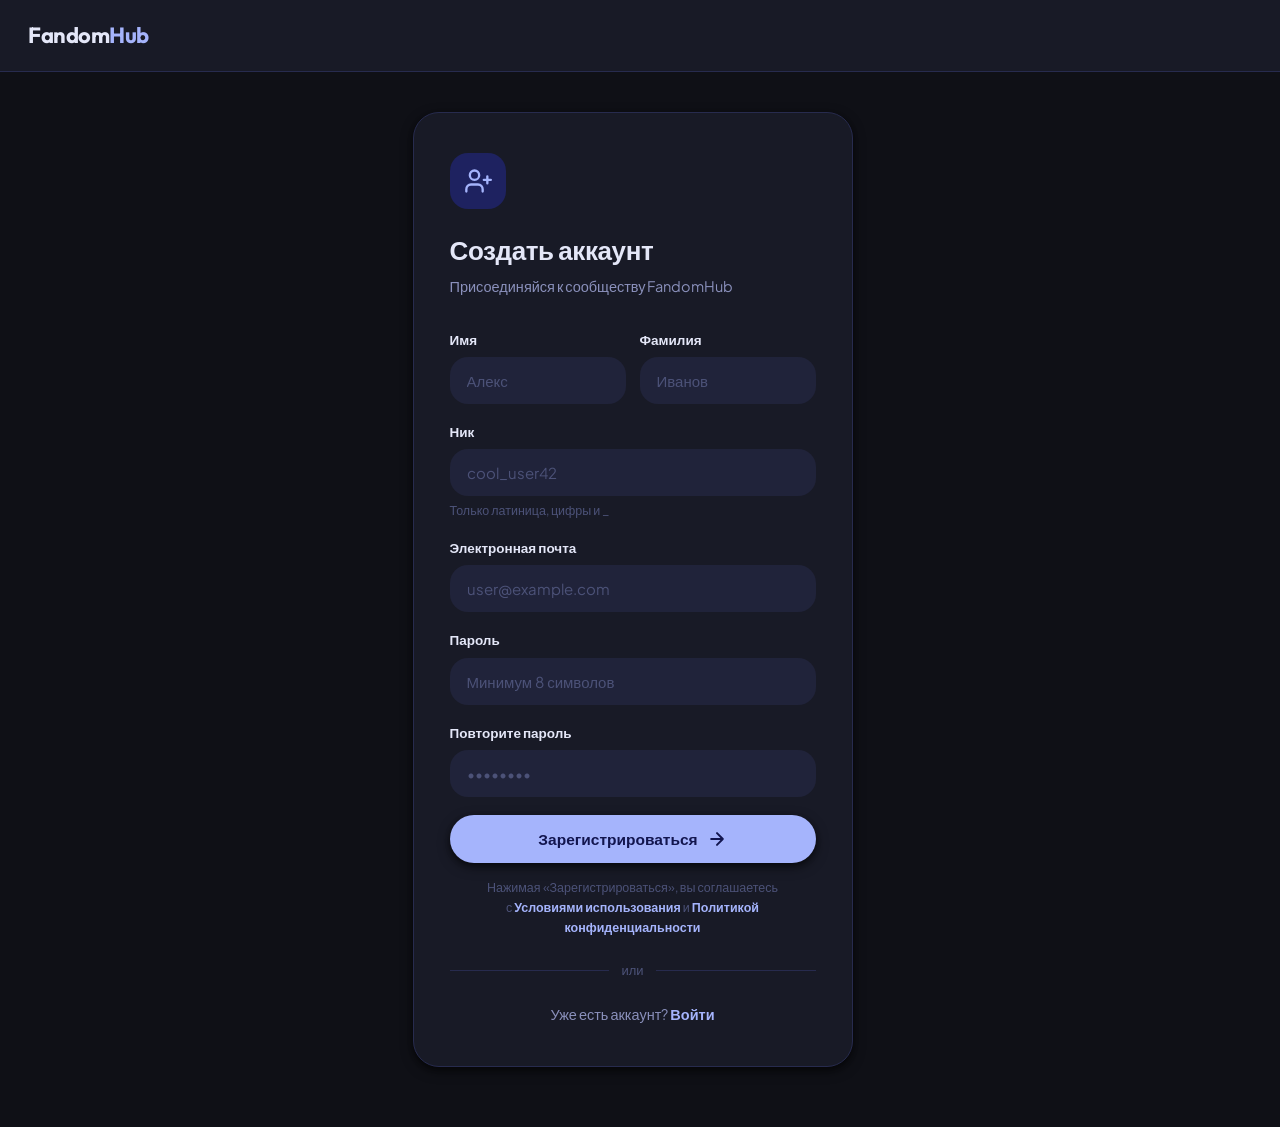
<file: code/register.html>
﻿<!DOCTYPE html>
<html lang="ru">
<head>
<meta charset="UTF-8">
<meta name="viewport" content="width=device-width, initial-scale=1.0">
<title>Регистрация — FandomHub</title>

<link rel="preconnect" href="https://fonts.googleapis.com">
<link rel="preconnect" href="https://fonts.gstatic.com" crossorigin>
<link href="https://fonts.googleapis.com/css2?family=Outfit:wght@400;500;600;700&family=Plus+Jakarta+Sans:wght@400;500;600;700&display=swap" rel="stylesheet">
<link rel="stylesheet" href="style.css">
</head>
<body class="auth">

<header class="header">
  <a href="index.html" class="brand">
    <span>Fandom<b>Hub</b></span>
  </a>
</header>

<main class="page">
  <div class="card">
    <div class="card-icon">
      <img src="icons/icon-user-plus.svg" alt="">
    </div>
    <h1>Создать аккаунт</h1>
    <p class="subtitle">Присоединяйся к сообществу FandomHub</p>

    <form id="reg-form">
      <div class="field-pair">
        <div class="field">
          <label for="reg-name">Имя</label>
          <input type="text" id="reg-name" placeholder="Алекс" autocomplete="given-name">
        </div>
        <div class="field">
          <label for="reg-surname">Фамилия</label>
          <input type="text" id="reg-surname" placeholder="Иванов" autocomplete="family-name">
        </div>
      </div>

      <div class="field">
        <label for="reg-nick">Ник</label>
        <input type="text" id="reg-nick" placeholder="cool_user42" autocomplete="username">
        <p class="hint">Только латиница, цифры и _</p>
      </div>

      <div class="field">
        <label for="reg-email">Электронная почта</label>
        <input type="email" id="reg-email" placeholder="user@example.com" autocomplete="email">
      </div>

      <div class="field">
        <label for="reg-pass">Пароль</label>
        <input type="password" id="reg-pass" placeholder="Минимум 8 символов" autocomplete="new-password">
      </div>

      <div class="field">
        <label for="reg-pass2">Повторите пароль</label>
        <input type="password" id="reg-pass2" placeholder="••••••••" autocomplete="new-password">
        <p class="hint" id="pass-hint"></p>
      </div>

      <button class="btn-submit">
        Зарегистрироваться
        <img src="icons/icon-arrow-right.svg" alt="">
      </button>
    </form>

    <p class="agreement">
      Нажимая «Зарегистрироваться», вы соглашаетесь<br>
      с <a href="#">Условиями использования</a> и <a href="#">Политикой конфиденциальности</a>
    </p>

    <div class="divider">или</div>

    <p class="switch-link">
      Уже есть аккаунт? <a href="login.html">Войти</a>
    </p>
  </div>
</main>

<script>
  document.getElementById('reg-form').addEventListener('submit', function(e) {
    e.preventDefault();
    var nick  = document.getElementById('reg-nick').value.trim();
    var email = document.getElementById('reg-email').value.trim();
    var pass  = document.getElementById('reg-pass').value;
    var pass2 = document.getElementById('reg-pass2').value;
    if (!nick || !email || !pass || !pass2) return;
    if (pass !== pass2) return;
    localStorage.setItem('fh_logged_in', '1');
    window.location.href = 'index.html';
  });

  var p1   = document.getElementById('reg-pass');
  var p2   = document.getElementById('reg-pass2');
  var hint = document.getElementById('pass-hint');
  function checkPass() {
    if (!p2.value) { hint.textContent = ''; p2.style.borderColor = ''; return; }
    var match = p1.value === p2.value;
    hint.textContent  = match ? 'Пароли совпадают'    : 'Пароли не совпадают';
    hint.style.color  = match ? '#4FB3A8'             : '#F28B82';
    p2.style.borderColor = match ? '#4FB3A8'          : '#F28B82';
  }
  p1.addEventListener('input', checkPass);
  p2.addEventListener('input', checkPass);
</script>
</body>
</html>
</file>
<file: code/style.css>
/* =========================================================
   DESIGN TOKENS
   ========================================================= */
:root {
  --bg:           #0F1016;
  --surface:      #181A26;
  --surface-2:    #20233A;
  --surface-3:    #292D48;
  --primary:      #A5B4FC;
  --primary-soft: #1E2260;
  --on-primary:   #12154E;
  --text:         #E4E7F8;
  --text-soft:    #8A90BB;
  --text-faint:   #4C5278;
  --outline:      #272B4E;

  --c-games: #F4A09A;  --c-games-soft: #3D1A18;
  --c-films: #93C5FD;  --c-films-soft: #142240;
  --c-books: #FCC56A;  --c-books-soft: #3A2A08;
  --c-music: #86EFAC;  --c-music-soft: #0E2C1C;
  --c-anime: #C4B5FD;  --c-anime-soft: #221550;

  --r-sm:   12px;
  --r-md:   18px;
  --r-lg:   26px;
  --r-pill: 999px;

  --shadow-1: 0 1px 3px rgba(0,0,0,.40), 0 1px 2px rgba(0,0,0,.30);
  --shadow-2: 0 4px 12px rgba(0,0,0,.50), 0 2px 5px rgba(0,0,0,.35);
  --shadow-3: 0 10px 28px rgba(0,0,0,.65), 0 4px 10px rgba(0,0,0,.45);

  --header-h: 72px;
  --ease:     cubic-bezier(.2,.7,.3,1);
}

/* Catalog category themes — applied via <body class="cat-X"> */
.cat-anime { --cat: #C4B5FD; --cat-soft: #221550; --cat-text: #D8C8FF; }
.cat-books { --cat: #FCC56A; --cat-soft: #3A2A08; --cat-text: #FDDFA0; }
.cat-films { --cat: #93C5FD; --cat-soft: #142240; --cat-text: #BDDCFF; }
.cat-games { --cat: #F4A09A; --cat-soft: #3D1A18; --cat-text: #F8C4C0; }
.cat-music { --cat: #86EFAC; --cat-soft: #0E2C1C; --cat-text: #A8F5C4; }

/* =========================================================
   RESET
   ========================================================= */
*, *::before, *::after { box-sizing: border-box; margin: 0; padding: 0; }
html { scroll-behavior: smooth; scrollbar-gutter: stable; }
body {
  font-family: 'Plus Jakarta Sans', sans-serif;
  background: var(--bg);
  color: var(--text);
  line-height: 1.5;
  -webkit-font-smoothing: antialiased;
}
h1, h2, h3, .brand { font-family: 'Outfit', sans-serif; }
button { font-family: inherit; cursor: pointer; border: none; background: none; color: inherit; }
ul { list-style: none; }
a { text-decoration: none; color: inherit; }
img { display: block; max-width: 100%; }

/* =========================================================
   HEADER
   ========================================================= */
.header {
  position: fixed; top: 0; left: 0; right: 0; z-index: 100;
  height: var(--header-h);
  display: flex; align-items: center; justify-content: space-between; gap: 24px;
  padding: 0 28px;
  background: var(--surface);
  border-bottom: 1px solid var(--outline);
}
.brand {
  display: flex; align-items: center; gap: 10px;
  font-size: 22px; font-weight: 700; letter-spacing: -.5px;
  white-space: nowrap; color: var(--text);
}
.brand b { color: var(--primary); }

/* Header search (index only) */
.search {
  flex: 1; max-width: 440px;
  display: flex; align-items: center; gap: 10px;
  background: var(--surface-2);
  border: 1.5px solid transparent;
  border-radius: var(--r-pill);
  padding: 10px 18px;
  transition: border-color .25s var(--ease), background .25s var(--ease), box-shadow .25s var(--ease);
}
.search:focus-within {
  background: var(--surface);
  border-color: var(--primary);
  box-shadow: var(--shadow-1);
}
.search input {
  flex: 1; border: none; outline: none; background: none;
  font-size: 15px; color: var(--text);
}
.search input::placeholder { color: var(--text-faint); }
.icon { width: 20px; height: 20px; stroke: currentColor; fill: none; stroke-width: 2; stroke-linecap: round; stroke-linejoin: round; }
.header-actions { display: flex; align-items: center; gap: 10px; margin-left: auto; }

/* =========================================================
   BUTTONS
   ========================================================= */
.btn {
  display: inline-flex; align-items: center; gap: 8px;
  padding: 10px 20px; border-radius: var(--r-pill);
  font-size: 14.5px; font-weight: 600;
  transition: transform .2s var(--ease), box-shadow .25s var(--ease), background .2s var(--ease);
}
.btn:hover { transform: translateY(-2px); }
.btn-text { color: var(--text-soft); }
.btn-text:hover { background: var(--surface-2); }
.btn-filled { background: var(--primary); color: var(--on-primary); box-shadow: var(--shadow-1); }
.btn-filled:hover { box-shadow: var(--shadow-2); }
.btn-ghost { padding: 11px 22px; border-radius: var(--r-pill); font-weight: 600; color: var(--text-soft); }
.btn-ghost:hover { background: var(--surface-2); }

.back-btn {
  display: inline-flex; align-items: center; gap: 8px;
  padding: 10px 18px; border-radius: var(--r-pill);
  font-size: 14.5px; font-weight: 600; color: var(--text-soft);
  transition: background .2s var(--ease);
}
.back-btn:hover { background: var(--surface-2); }

/* =========================================================
   DROPDOWNS (index)
   ========================================================= */
.catalogs { position: relative; }
.catalogs::after, .profile-wrap::after {
  content: ""; position: absolute; top: 100%; left: 0; right: 0; height: 14px;
}
.catalogs-menu {
  position: absolute; top: calc(100% + 12px); right: 0;
  width: 240px; padding: 8px;
  background: var(--surface); border-radius: var(--r-md);
  border: 1px solid var(--outline); box-shadow: var(--shadow-3);
  opacity: 0; visibility: hidden; transform: translateY(-8px);
  transition: opacity .2s var(--ease), transform .2s var(--ease), visibility .2s;
}
.catalogs:hover .catalogs-menu,
.catalogs:focus-within .catalogs-menu { opacity: 1; visibility: visible; transform: translateY(0); }
.catalogs-menu a {
  display: flex; align-items: center; gap: 12px;
  padding: 11px 12px; border-radius: var(--r-sm);
  font-weight: 500; font-size: 15px;
  transition: background .18s var(--ease), transform .18s var(--ease);
}
.catalogs-menu a:hover { background: var(--surface-2); transform: translateX(3px); }

.profile-btn {
  width: 44px; height: 44px; border-radius: var(--r-pill);
  display: grid; place-items: center;
  background: linear-gradient(135deg, #F4B860, #F28B82);
  color: #fff; font-weight: 700; font-family: 'Outfit';
  box-shadow: var(--shadow-1);
  transition: transform .2s var(--ease), box-shadow .25s var(--ease);
}
.profile-btn:hover { transform: translateY(-2px) scale(1.04); box-shadow: var(--shadow-2); }
.profile-btn--guest {
  background: var(--surface-2);
  border: 1.5px solid var(--outline);
  box-shadow: none;
}
.profile-wrap { position: relative; }
.profile-menu {
  position: absolute; top: calc(100% + 12px); right: 0;
  width: 160px; padding: 8px;
  background: var(--surface); border-radius: var(--r-md);
  border: 1px solid var(--outline); box-shadow: var(--shadow-3);
  opacity: 0; visibility: hidden; transform: translateY(-8px);
  transition: opacity .2s var(--ease), transform .2s var(--ease), visibility .2s;
}
.profile-wrap:hover .profile-menu { opacity: 1; visibility: visible; transform: translateY(0); }
.profile-menu button {
  display: flex; align-items: center; gap: 10px; width: 100%;
  padding: 11px 12px; border-radius: var(--r-sm);
  font-size: 15px; font-weight: 500; color: var(--text);
  transition: background .18s var(--ease), transform .18s var(--ease);
}
.profile-menu button:hover { background: var(--surface-2); transform: translateX(3px); }

.cat-dot { width: 10px; height: 10px; border-radius: 50%; flex-shrink: 0; background: var(--cat); }

/* =========================================================
   FORM FIELDS (index modal + auth pages)
   ========================================================= */
.field { margin-bottom: 18px; }
.field label { display: block; font-weight: 600; font-size: 13.5px; margin-bottom: 7px; }
.field input, .field textarea {
  width: 100%; font-family: inherit; font-size: 15px; color: var(--text);
  background: var(--surface-2); border: 1.5px solid transparent;
  border-radius: var(--r-md); padding: 13px 16px; outline: none; resize: none;
  transition: border-color .2s var(--ease), background .2s var(--ease);
}
.field input:focus, .field textarea:focus { border-color: var(--primary); background: var(--surface); }
.field input::placeholder, .field textarea::placeholder { color: var(--text-faint); }
.field .hint { font-size: 12.5px; color: var(--text-faint); margin-top: 5px; }

/* =========================================================
   INDEX — LAYOUT
   ========================================================= */
.layout {
  max-width: 1240px; margin: 0 auto;
  padding: calc(var(--header-h) + 28px) 28px 60px;
  display: grid; grid-template-columns: 248px 1fr; gap: 28px;
  align-items: start;
}
.sidebar {
  position: sticky; top: calc(var(--header-h) + 28px);
  background: var(--surface); border-radius: var(--r-lg);
  border: 1px solid var(--outline); box-shadow: var(--shadow-1);
  padding: 14px;
}
.sidebar h3 {
  font-size: 12px; text-transform: uppercase; letter-spacing: 1px;
  color: var(--text-faint); padding: 8px 14px 6px;
}
.nav-item {
  display: flex; align-items: center; gap: 13px; width: 100%;
  padding: 13px 16px; border-radius: var(--r-pill);
  font-size: 15px; font-weight: 600; color: var(--text-soft);
  text-align: left;
  transition: background .2s var(--ease), color .2s var(--ease), transform .2s var(--ease);
}
.nav-item:hover { background: var(--surface-2); transform: translateX(3px); }
.nav-item.active { background: var(--primary-soft); color: var(--primary); }
.nav-item .icon { width: 21px; height: 21px; }
.nav-divider { height: 1px; background: var(--outline); margin: 10px 6px; }

/* =========================================================
   INDEX — VIEWS
   ========================================================= */
.view { display: none; animation: fadeUp .4s var(--ease); }
.view.active { display: block; }
@keyframes fadeUp { from { opacity: 0; transform: translateY(12px); } to { opacity: 1; transform: none; } }

.view-head {
  display: flex; align-items: center; justify-content: space-between;
  flex-wrap: wrap; gap: 14px;
  position: sticky; top: var(--header-h); z-index: 50;
  background: var(--bg);
  padding: 28px 32px 28px 28px;
  margin: 0 -32px 15px -28px;
  box-shadow: 0 8px 16px 4px var(--bg);
  clip-path: inset(0 0 -40px 0);
}
.view-head h1 { font-size: 28px; font-weight: 700; letter-spacing: -.5px; }
.view-head p { color: var(--text-soft); font-size: 14.5px; }

.add-post-btn {
  display: inline-flex; align-items: center; gap: 9px;
  padding: 12px 22px; border-radius: var(--r-pill);
  background: var(--primary); color: var(--on-primary); font-weight: 600; font-size: 15px;
  box-shadow: var(--shadow-2);
  transition: transform .2s var(--ease), box-shadow .25s var(--ease);
}
.add-post-btn:hover { transform: translateY(-3px) scale(1.02); box-shadow: var(--shadow-3); }
.add-post-btn .icon { width: 20px; height: 20px; stroke-width: 2.4; }

/* =========================================================
   INDEX — FEED & POSTS
   ========================================================= */
.feed { display: flex; flex-direction: column; gap: 20px; }
.post {
  background: var(--surface); border-radius: var(--r-lg);
  border: 1px solid var(--outline); box-shadow: var(--shadow-1);
  padding: 20px 22px;
  transition: transform .25s var(--ease), box-shadow .3s var(--ease);
}
.post:hover { transform: translateY(-4px); box-shadow: var(--shadow-3); }
.post-top { display: flex; align-items: center; gap: 13px; margin-bottom: 14px; }
.avatar {
  width: 46px; height: 46px; border-radius: 50%;
  display: grid; place-items: center;
  background: var(--surface-3);
  color: #fff; font-weight: 700; font-family: 'Outfit'; font-size: 18px; flex-shrink: 0;
  position: relative; overflow: hidden;
}
.avatar-overlay {
  position: absolute; inset: 0;
  width: 100%; height: 100%;
  object-fit: cover; border-radius: 50%;
}
.post-author { font-weight: 700; font-size: 15.5px; }
.post-meta { font-size: 13px; color: var(--text-faint); }
.post-text { font-size: 15px; color: var(--text); margin-bottom: 14px; }

/* =========================================================
   INDEX — ATTACHMENTS
   ========================================================= */
.attach { border-radius: var(--r-md); overflow: hidden; border: 1px solid var(--outline); }
.attach-poster { display: flex; gap: 16px; align-items: center; padding: 16px; }
.poster-art img { width: 80px; height: 112px; border-radius: 10px; flex-shrink: 0; box-shadow: var(--shadow-1); }
.attach-info .attach-tag {
  display: inline-flex; align-items: center; gap: 6px;
  font-size: 12px; font-weight: 700; text-transform: uppercase; letter-spacing: .5px;
  padding: 4px 10px; border-radius: var(--r-pill); margin-bottom: 7px;
}
.attach-info h4 { font-family: 'Outfit'; font-size: 17px; margin-bottom: 3px; }
.attach-info span { font-size: 13.5px; color: var(--text-soft); }

.attach-music { display: flex; align-items: center; gap: 14px; padding: 16px; }
.music-art {
  width: 56px; height: 56px; border-radius: var(--r-sm); flex-shrink: 0;
  display: grid; place-items: center; color: var(--on-primary); font-size: 24px;
  background: linear-gradient(135deg, var(--primary), #818CF8);
}
.music-info { flex: 1; min-width: 0; }
.music-info h4 { font-family: 'Outfit'; font-size: 15.5px; }
.music-info span { font-size: 13px; color: var(--text-soft); }
.music-bar { height: 5px; border-radius: var(--r-pill); background: var(--surface-3); margin-top: 9px; overflow: hidden; }
.music-bar i { display: block; height: 100%; width: 38%; background: var(--primary); border-radius: var(--r-pill); }
.play-btn {
  width: 42px; height: 42px; border-radius: 50%; flex-shrink: 0;
  background: var(--primary); color: var(--on-primary);
  display: grid; place-items: center;
  transition: transform .2s var(--ease);
}
.play-btn:hover { transform: scale(1.1); }

/* =========================================================
   INDEX — TOP LISTS
   ========================================================= */
.top-list { display: flex; flex-direction: column; gap: 12px; }
.top-loading { padding: 20px 0; color: var(--text-faint); font-size: 14.5px; }
.top-row {
  display: flex; align-items: center; gap: 16px;
  background: var(--surface); border: 1px solid var(--outline);
  border-radius: var(--r-md); padding: 14px 18px; box-shadow: var(--shadow-1);
  transition: transform .22s var(--ease), box-shadow .28s var(--ease);
}
.top-row:hover { transform: translateY(-3px) scale(1.005); box-shadow: var(--shadow-2); }
.rank {
  width: 34px; height: 34px; border-radius: var(--r-sm); flex-shrink: 0;
  display: grid; place-items: center;
  font-family: 'Outfit'; font-weight: 700; font-size: 16px;
  background: var(--surface-2); color: var(--text-soft);
}
.top-row:nth-child(1) .rank { background: #2E2206; color: #FCC56A; }
.top-row:nth-child(2) .rank { background: #1E2030; color: #9BA3BB; }
.top-row:nth-child(3) .rank { background: #2E1C0C; color: #E8A878; }
.top-row .name { font-weight: 700; font-size: 15.5px; }
.top-row .sub { font-size: 13px; color: var(--text-faint); }
.top-row .stat { margin-left: auto; text-align: right; }
.top-row .stat b { font-family: 'Outfit'; font-size: 17px; display: block; }
.top-row .stat span { font-size: 12px; color: var(--text-faint); }
.follow-btn {
  margin-left: 14px; padding: 8px 18px; border-radius: var(--r-pill);
  background: var(--primary-soft); color: var(--primary); font-weight: 600; font-size: 13.5px;
  transition: background .2s var(--ease), transform .2s var(--ease);
}
.follow-btn:hover { background: var(--primary); color: var(--on-primary); transform: translateY(-2px); }
#cat-films .top-row img,
#cat-books .top-row img,
#cat-anime .top-row img { width: 44px !important; height: 66px !important; border-radius: 8px !important; }
#cat-films .top-row,
#cat-books .top-row,
#cat-anime .top-row { padding: 12px 18px; }

/* =========================================================
   INDEX — CATEGORY TABS
   ========================================================= */
.cat-tabs { display: flex; gap: 9px; flex-wrap: wrap; margin-bottom: 22px; }
.cat-tab {
  display: inline-flex; align-items: center; gap: 8px;
  padding: 9px 18px; border-radius: var(--r-pill);
  background: var(--surface); border: 1.5px solid var(--outline);
  font-weight: 600; font-size: 14px; color: var(--text-soft);
  transition: transform .2s var(--ease), border-color .2s var(--ease), background .2s var(--ease);
}
.cat-tab:hover { transform: translateY(-2px); }
.cat-tab.active { color: var(--text); border-color: transparent; }
.cat-tab .cat-dot { width: 11px; height: 11px; }

/* =========================================================
   INDEX — MODAL
   ========================================================= */
.modal-overlay {
  position: fixed; inset: 0; z-index: 200;
  background: rgba(0,0,0,.70); backdrop-filter: blur(6px);
  display: none; align-items: center; justify-content: center; padding: 20px;
}
.modal-overlay.open { display: flex; animation: fadeIn .25s var(--ease); }
@keyframes fadeIn { from { opacity: 0; } to { opacity: 1; } }
.modal {
  width: 100%; max-width: 520px;
  background: var(--surface); border-radius: var(--r-lg);
  box-shadow: var(--shadow-3); padding: 28px;
  animation: pop .3s var(--ease);
}
@keyframes pop { from { opacity: 0; transform: scale(.94) translateY(10px); } to { opacity: 1; transform: none; } }
.modal h2 { font-size: 22px; margin-bottom: 6px; }
.modal .sub { color: var(--text-soft); font-size: 14px; margin-bottom: 20px; }
.attach-chips { display: flex; gap: 9px; flex-wrap: wrap; }
.chip {
  display: inline-flex; align-items: center; gap: 7px;
  padding: 9px 15px; border-radius: var(--r-pill);
  background: var(--surface-2); border: 1.5px solid transparent;
  font-size: 13.5px; font-weight: 600; color: var(--text-soft);
  transition: transform .18s var(--ease), background .18s var(--ease);
}
.chip:hover { transform: translateY(-2px); }
.chip .cat-dot { width: 9px; height: 9px; }
.modal-actions { display: flex; gap: 10px; justify-content: flex-end; margin-top: 24px; }

/* =========================================================
   AUTH PAGES (login, register)
   ========================================================= */
body.auth { min-height: 100vh; display: flex; flex-direction: column; }
body.auth .page {
  flex: 1; display: flex; align-items: center; justify-content: center;
  padding: calc(var(--header-h) + 40px) 20px 60px;
}
.card {
  width: 100%; max-width: 440px;
  background: var(--surface); border-radius: var(--r-lg);
  border: 1px solid var(--outline); box-shadow: var(--shadow-2);
  padding: 40px 36px;
}
.card-icon {
  width: 56px; height: 56px; border-radius: var(--r-md);
  background: var(--primary-soft);
  display: grid; place-items: center;
  margin-bottom: 22px;
}
.card-icon img { width: 28px; height: 28px; }
.card h1 { font-size: 26px; font-weight: 700; letter-spacing: -.4px; margin-bottom: 6px; }
.card .subtitle { font-size: 14.5px; color: var(--text-soft); margin-bottom: 32px; }

.field-row { display: flex; align-items: center; justify-content: space-between; margin-bottom: 7px; }
.field-row label { margin-bottom: 0; }
.forgot { font-size: 13px; color: var(--primary); font-weight: 600; }
.forgot:hover { text-decoration: underline; }

.field-pair { display: grid; grid-template-columns: 1fr 1fr; gap: 14px; }

.btn-submit {
  display: flex; align-items: center; justify-content: center; gap: 9px;
  width: 100%; padding: 14px 22px; border-radius: var(--r-pill);
  background: var(--primary); color: var(--on-primary);
  font-weight: 700; font-size: 15.5px;
  box-shadow: var(--shadow-2);
  transition: transform .2s var(--ease), box-shadow .25s var(--ease);
  margin-top: 8px;
}
.btn-submit:hover { transform: translateY(-2px); box-shadow: var(--shadow-3); }
.btn-submit img { width: 20px; height: 20px; }

.agreement {
  font-size: 12.5px; color: var(--text-faint);
  text-align: center; margin-top: 14px; line-height: 1.6;
}
.agreement a { color: var(--primary); font-weight: 600; }
.agreement a:hover { text-decoration: underline; }

.divider {
  display: flex; align-items: center; gap: 12px;
  margin: 24px 0; color: var(--text-faint); font-size: 13px;
}
.divider::before, .divider::after { content: ""; flex: 1; height: 1px; background: var(--outline); }
.switch-link { text-align: center; font-size: 14.5px; color: var(--text-soft); }
.switch-link a { color: var(--primary); font-weight: 700; }
.switch-link a:hover { text-decoration: underline; }

/* =========================================================
   CATALOG PAGES — SHARED
   ========================================================= */
.page { max-width: 1200px; margin: 0 auto; padding: calc(var(--header-h) + 36px) 28px 60px; }

.cat-head { margin-bottom: 28px; display: flex; align-items: center; justify-content: space-between; gap: 20px; }
.cat-label {
  display: inline-flex; align-items: center; gap: 7px;
  padding: 5px 14px; border-radius: var(--r-pill);
  font-size: 12.5px; font-weight: 700; text-transform: uppercase; letter-spacing: .6px;
  background: var(--cat-soft); color: var(--cat-text); margin-bottom: 12px;
}
.cat-head h1 { font-size: 32px; font-weight: 700; letter-spacing: -.5px; margin-bottom: 5px; }
.cat-head p { font-size: 15px; color: var(--text-soft); }

.search-wrap {
  display: flex; align-items: center; gap: 10px;
  background: var(--surface); border: 1.5px solid var(--outline);
  border-radius: var(--r-pill); padding: 12px 20px;
  max-width: 480px; margin-bottom: 28px;
  transition: border-color .25s var(--ease), box-shadow .25s var(--ease);
}
.search-wrap:focus-within { border-color: var(--primary); box-shadow: var(--shadow-1); }
.search-wrap img { width: 20px; height: 20px; flex-shrink: 0; }
.search-wrap input {
  flex: 1; border: none; outline: none; background: none;
  font-family: inherit; font-size: 15px; color: var(--text);
}
.search-wrap input::placeholder { color: var(--text-faint); }

.no-results { text-align: center; padding: 56px 20px; color: var(--text-faint); font-size: 15px; display: none; }
.grid-message {
  grid-column: 1 / -1; text-align: center;
  padding: 56px 20px; color: var(--text-faint); font-size: 15px;
}
.grid-spinner {
  grid-column: 1 / -1; display: flex; justify-content: center; padding: 56px 20px;
}
.grid-spinner::after {
  content: ""; width: 36px; height: 36px; border-radius: 50%;
  border: 3px solid var(--outline);
  border-top-color: var(--primary);
  animation: spin .7s linear infinite;
}
@keyframes spin { to { transform: rotate(360deg); } }

/* =========================================================
   CATALOG — CARD GRID (anime, books, films, games)
   ========================================================= */
.cards-grid { display: grid; grid-template-columns: repeat(auto-fill, minmax(200px, 1fr)); gap: 20px; }
.fandom-card {
  display: block;
  background: var(--surface); border-radius: var(--r-lg);
  border: 1px solid var(--outline); box-shadow: var(--shadow-1);
  overflow: hidden; text-decoration: none; color: inherit;
  transition: transform .25s var(--ease), box-shadow .3s var(--ease);
}
.fandom-card:hover { transform: translateY(-4px); box-shadow: var(--shadow-3); }
.card-poster { width: 100%; aspect-ratio: 2/3; overflow: hidden; background: var(--cat-soft); }
.card-poster img { width: 100%; height: 100%; object-fit: cover; }
.card-body { padding: 14px 16px 16px; }
.card-name {
  font-family: 'Outfit', sans-serif; font-weight: 700; font-size: 15px;
  margin-bottom: 4px; white-space: nowrap; overflow: hidden; text-overflow: ellipsis;
}
.card-genre { font-size: 12.5px; color: var(--text-soft); margin-bottom: 12px; }
.card-footer { display: flex; align-items: center; justify-content: space-between; gap: 8px; }
.card-members { font-size: 12px; color: var(--text-faint); }
.join-btn {
  padding: 6px 14px; border-radius: var(--r-pill);
  background: var(--primary-soft); color: var(--primary);
  font-weight: 600; font-size: 13px; flex-shrink: 0;
  transition: background .2s var(--ease), transform .2s var(--ease), color .2s var(--ease);
}
.join-btn:hover { background: var(--primary); color: var(--on-primary); transform: translateY(-1px); }

/* =========================================================
   CATALOG — MUSIC
   ========================================================= */
.music-list { display: flex; flex-direction: column; gap: 14px; max-width: 740px; }
.music-card {
  background: var(--surface); border-radius: var(--r-lg);
  border: 1px solid var(--outline); box-shadow: var(--shadow-1);
  overflow: hidden;
  transition: transform .25s var(--ease), box-shadow .3s var(--ease);
}
.music-card:hover { transform: translateY(-3px); box-shadow: var(--shadow-2); }
.music-player { display: flex; align-items: center; gap: 16px; padding: 16px 20px; }
.track-cover {
  width: 72px; height: 72px; border-radius: var(--r-sm);
  object-fit: cover; flex-shrink: 0; background: var(--cat-soft);
}
.track-info { flex: 1; min-width: 0; }
.track-name {
  font-family: 'Outfit', sans-serif; font-weight: 700; font-size: 15.5px;
  margin-bottom: 3px; white-space: nowrap; overflow: hidden; text-overflow: ellipsis;
}
.track-meta { font-size: 13px; color: var(--text-soft); margin-bottom: 10px; }
.music-seekbar {
  height: 5px; border-radius: var(--r-pill);
  background: var(--surface-3); cursor: pointer; overflow: hidden;
}
.music-bar-inner {
  height: 100%; width: 0%;
  background: var(--primary); border-radius: var(--r-pill);
  transition: width .1s linear;
}
.cat-music .play-btn {
  width: 44px; height: 44px; border-radius: 50%; flex-shrink: 0;
  background: var(--primary); color: var(--on-primary);
  display: grid; place-items: center;
  box-shadow: var(--shadow-1);
  transition: transform .2s var(--ease), box-shadow .2s var(--ease);
}
.cat-music .play-btn:hover { transform: scale(1.1); box-shadow: var(--shadow-2); }
.cat-music .play-btn svg { width: 20px; height: 20px; }

/* =========================================================
   RESPONSIVE
   ========================================================= */
/* =========================================================
   PROFILE BUTTON (header)
   ========================================================= */
/* Edit modal — avatar upload */
.edit-avatar-row {
  display: flex; align-items: center; gap: 16px;
  margin-bottom: 20px; padding-bottom: 20px;
  border-bottom: 1px solid var(--outline);
}
.edit-avatar-preview {
  width: 72px; height: 72px;
  border-radius: 50%; object-fit: cover; flex-shrink: 0;
  border: 3px solid var(--primary);
}
.edit-avatar-label {
  display: inline-flex; align-items: center; gap: 7px;
  padding: 9px 16px; border-radius: var(--r-pill);
  background: var(--surface-2); color: var(--text-soft);
  font-size: 13.5px; font-weight: 600; cursor: pointer;
  border: 1.5px solid var(--outline);
  transition: background .2s var(--ease), color .2s var(--ease), border-color .2s var(--ease);
}
.edit-avatar-label:hover { background: var(--surface-3); color: var(--text); border-color: var(--primary); }

.profile-btn-img {
  width: 100%; height: 100%;
  border-radius: 50%; object-fit: cover;
}
.profile-menu-link {
  display: flex; align-items: center; gap: 10px; width: 100%;
  padding: 11px 12px; border-radius: var(--r-sm);
  font-size: 15px; font-weight: 500; color: var(--text);
  transition: background .18s var(--ease), transform .18s var(--ease);
}
.profile-menu-link:hover { background: var(--surface-2); transform: translateX(3px); }

/* =========================================================
   PROFILE PAGE — LAYOUT
   ========================================================= */
.profile-layout {
  max-width: 1200px; margin: 0 auto;
  padding: calc(var(--header-h) + 36px) 28px 40px;
  display: grid; grid-template-columns: 1fr 268px; gap: 24px;
  align-items: start;
}
.profile-main { display: flex; flex-direction: column; gap: 20px; }
.profile-section {
  background: var(--surface); border-radius: var(--r-lg);
  border: 1px solid var(--outline); box-shadow: var(--shadow-1);
  padding: 22px 24px;
}
.section-title {
  display: flex; align-items: center; gap: 8px;
  font-family: 'Outfit', sans-serif; font-size: 15px; font-weight: 700;
  margin-bottom: 16px; color: var(--text);
}
.section-title svg { color: var(--primary); flex-shrink: 0; }

/* Profile hero card */
.profile-card {
  background: var(--surface); border-radius: var(--r-lg);
  border: 1px solid var(--outline); box-shadow: var(--shadow-1);
  padding: 28px; display: flex; align-items: flex-start; gap: 24px;
}
.profile-avatar {
  width: 100px; height: 100px;
  border-radius: 50%; object-fit: cover; flex-shrink: 0;
  border: 3px solid var(--primary);
  box-shadow: 0 0 0 5px var(--primary-soft);
}
.profile-info { flex: 1; min-width: 0; }
.profile-nick-row { display: flex; align-items: center; gap: 10px; margin-bottom: 4px; flex-wrap: wrap; }
.profile-nick { font-size: 22px; font-weight: 700; letter-spacing: -.3px; }
.profile-badge {
  padding: 3px 10px; border-radius: var(--r-pill);
  background: var(--primary-soft); color: var(--primary);
  font-size: 11px; font-weight: 700; text-transform: uppercase; letter-spacing: .5px;
}
.profile-meta { font-size: 13px; color: var(--text-faint); margin-bottom: 14px; }
.profile-stats { display: flex; gap: 24px; margin-bottom: 18px; }
.profile-stat { display: flex; flex-direction: column; }
.profile-stat b { font-family: 'Outfit'; font-size: 18px; font-weight: 700; line-height: 1.1; }
.profile-stat span { font-size: 11.5px; color: var(--text-faint); }
.profile-edit-btn {
  display: inline-flex; align-items: center; gap: 7px;
  padding: 9px 18px; border-radius: var(--r-pill);
  background: var(--primary-soft); color: var(--primary);
  font-weight: 600; font-size: 13.5px;
  transition: background .2s var(--ease), color .2s var(--ease), transform .2s var(--ease);
  box-shadow: var(--shadow-1);
}
.profile-edit-btn:hover { background: var(--primary); color: var(--on-primary); transform: translateY(-2px); }

/* About me */
.about-text { font-size: 14.5px; color: var(--text-soft); line-height: 1.75; }

/* Favorite fandoms */
.profile-fandoms { display: grid; grid-template-columns: repeat(auto-fill, minmax(110px, 1fr)); gap: 14px; }
.fandom-pin {
  display: flex; flex-direction: column; gap: 7px;
  text-decoration: none; color: var(--text);
  transition: transform .22s var(--ease);
}
.fandom-pin:hover { transform: translateY(-5px); }
.fandom-pin-poster {
  position: relative; width: 100%; aspect-ratio: 2/3;
  border-radius: var(--r-md); overflow: hidden;
  border: 1px solid var(--outline); box-shadow: var(--shadow-1);
}
.fandom-pin-poster img { width: 100%; height: 100%; object-fit: cover; display: block; }
.fandom-pin-cat {
  position: absolute; bottom: 6px; left: 6px;
  padding: 3px 7px; border-radius: var(--r-pill);
  font-size: 9.5px; font-weight: 700; text-transform: uppercase; letter-spacing: .3px;
  color: #fff; backdrop-filter: blur(4px);
}
.fandom-pin-name {
  font-size: 12px; font-weight: 600; text-align: center;
  white-space: nowrap; overflow: hidden; text-overflow: ellipsis;
}

/* Profile sidebar */
.profile-sidebar { position: sticky; top: calc(var(--header-h) + 28px); }
.friends-count {
  display: inline-flex; align-items: center; justify-content: center;
  width: 20px; height: 20px; border-radius: 50%;
  background: var(--primary-soft); color: var(--primary);
  font-size: 10.5px; font-weight: 700; margin-left: 4px;
}
.friends-list { display: flex; flex-direction: column; gap: 2px; margin-bottom: 10px; }
.friend-item {
  display: flex; align-items: center; gap: 11px;
  padding: 9px 10px; border-radius: var(--r-sm);
  text-decoration: none; color: var(--text);
  transition: background .18s var(--ease);
}
.friend-item:hover { background: var(--surface-2); }
.friend-avatar {
  width: 36px; height: 36px; border-radius: 50%; flex-shrink: 0;
  display: grid; place-items: center;
  background: var(--surface-3);
  position: relative; overflow: hidden;
}
.friend-name { font-size: 13.5px; font-weight: 600; line-height: 1.2; }
.friend-sub { font-size: 11.5px; color: var(--text-faint); }
.friends-show-all {
  width: 100%; padding: 9px; border-radius: var(--r-sm);
  font-size: 13.5px; font-weight: 600; color: var(--primary);
  transition: background .18s var(--ease);
}
.friends-show-all:hover { background: var(--surface-2); }

/* Comments section */
.comments-section {
  background: var(--surface); border-top: 1px solid var(--outline);
  margin-top: 4px; padding: 40px 0 64px;
}
.comments-inner { max-width: 1200px; margin: 0 auto; padding: 0 28px; }
.comment-form {
  display: flex; gap: 14px; align-items: center;
  padding-bottom: 24px; margin-bottom: 8px;
  border-bottom: 1px solid var(--outline);
}
.comment-input-wrap { flex: 1; display: flex; gap: 10px; }
.comment-input {
  flex: 1; font-family: inherit; font-size: 15px; color: var(--text);
  background: var(--surface-2); border: 1.5px solid transparent;
  border-radius: var(--r-pill); padding: 11px 18px; outline: none;
  transition: border-color .2s var(--ease), background .2s var(--ease);
}
.comment-input:focus { border-color: var(--primary); background: var(--surface-3); }
.comment-input::placeholder { color: var(--text-faint); }
.comment-submit {
  padding: 11px 20px; border-radius: var(--r-pill);
  background: var(--primary); color: var(--on-primary);
  font-weight: 600; font-size: 14px; flex-shrink: 0;
  box-shadow: var(--shadow-1);
  transition: transform .2s var(--ease), box-shadow .2s var(--ease);
}
.comment-submit:hover { transform: translateY(-2px); box-shadow: var(--shadow-2); }
.comments-list { display: flex; flex-direction: column; }
.comment {
  display: flex; gap: 14px; padding: 18px 0;
  border-bottom: 1px solid var(--outline);
}
.comment:last-child { border-bottom: none; }
.comment-body { flex: 1; }
.comment-header { display: flex; align-items: baseline; gap: 8px; margin-bottom: 6px; }
.comment-author { font-weight: 700; font-size: 14px; }
.comment-time { font-size: 12px; color: var(--text-faint); }
.comment-text { font-size: 14.5px; color: var(--text-soft); line-height: 1.6; }

/* =========================================================
   EDIT PROFILE PAGE
   ========================================================= */
.edit-page {
  max-width: 780px; margin: 0 auto;
  padding: calc(var(--header-h) + 36px) 28px 110px;
  display: flex; flex-direction: column; gap: 20px;
}
.edit-section {
  background: var(--surface); border-radius: var(--r-lg);
  border: 1px solid var(--outline); box-shadow: var(--shadow-1);
  padding: 24px 26px;
}
.es-title {
  display: flex; align-items: center; gap: 10px;
  font-family: 'Outfit'; font-size: 16px; font-weight: 700;
  margin-bottom: 22px; padding-bottom: 16px;
  border-bottom: 1px solid var(--outline);
}
.avatar-row {
  display: flex; align-items: center; gap: 20px;
  margin-bottom: 22px; padding-bottom: 20px;
  border-bottom: 1px solid var(--outline);
}
.ep-avatar-img {
  width: 84px; height: 84px; border-radius: 50%; object-fit: cover; flex-shrink: 0;
  border: 3px solid var(--primary); box-shadow: 0 0 0 4px var(--primary-soft);
  background: var(--surface-3);
}
.avatar-actions { display: flex; flex-direction: column; gap: 8px; }
.avatar-upload-label {
  display: inline-flex; align-items: center; gap: 7px;
  padding: 9px 16px; border-radius: var(--r-pill);
  background: var(--surface-2); color: var(--text-soft);
  font-size: 13.5px; font-weight: 600; cursor: pointer;
  border: 1.5px solid var(--outline);
  transition: background .2s, color .2s, border-color .2s;
}
.avatar-upload-label:hover { background: var(--surface-3); color: var(--text); border-color: var(--primary); }
.avatar-hint { font-size: 12px; color: var(--text-faint); }
.btn-danger {
  display: inline-flex; align-items: center; gap: 6px;
  padding: 7px 14px; border-radius: var(--r-pill); font-size: 12.5px; font-weight: 600;
  color: #F87171; background: rgba(248,113,113,.08); border: 1.5px solid rgba(248,113,113,.2);
  transition: background .2s; cursor: pointer;
}
.btn-danger:hover { background: rgba(248,113,113,.18); }
.swatches { display: flex; flex-wrap: wrap; gap: 10px; }
.swatch {
  width: 42px; height: 42px; border-radius: 50%; cursor: pointer;
  border: 3px solid transparent; position: relative;
  transition: transform .18s var(--ease); outline: none;
}
.swatch:hover { transform: scale(1.12); }
.swatch.active { box-shadow: 0 0 0 3px var(--bg), 0 0 0 5px var(--text); }
.swatch.active::after {
  content: '✓'; position: absolute; inset: 0;
  display: grid; place-items: center;
  font-size: 17px; font-weight: 900; color: rgba(0,0,0,.65);
}
.swatch-label { font-size: 12.5px; color: var(--text-faint); margin-top: 10px; }
.fandom-limit { font-size: 12.5px; color: var(--text-faint); margin-bottom: 12px; }
.selected-chips {
  display: flex; flex-wrap: wrap; gap: 8px;
  min-height: 46px; margin-bottom: 16px; align-items: center;
}
.selected-empty { color: var(--text-faint); font-size: 13px; }
.chip-sel {
  display: inline-flex; align-items: center; gap: 7px;
  padding: 5px 10px 5px 5px; border-radius: var(--r-pill);
  background: var(--surface-2); border: 1.5px solid var(--outline);
  font-size: 12.5px; font-weight: 600;
}
.chip-sel img { width: 26px; height: 26px; border-radius: 6px; object-fit: cover; flex-shrink: 0; }
.chip-del {
  width: 18px; height: 18px; border-radius: 50%; flex-shrink: 0; cursor: pointer;
  background: var(--surface-3); color: var(--text-faint);
  display: grid; place-items: center; font-size: 10px; line-height: 1;
  transition: background .15s, color .15s; border: none; font-family: inherit;
}
.chip-del:hover { background: rgba(248,113,113,.2); color: #F87171; }
.fandom-cat-tabs { display: flex; gap: 8px; flex-wrap: wrap; margin-bottom: 12px; }
.fandom-cat-tab {
  display: inline-flex; align-items: center; gap: 6px;
  padding: 7px 14px; border-radius: var(--r-pill);
  background: var(--surface-2); border: 1.5px solid var(--outline);
  font-size: 13px; font-weight: 600; color: var(--text-soft); cursor: pointer;
  transition: background .18s, color .18s, border-color .18s;
}
.fandom-cat-tab:hover { color: var(--text); }
.fandom-cat-tab.active { color: var(--text); border-color: transparent; }
.fandom-cat-dot { width: 9px; height: 9px; border-radius: 50%; display: inline-block; flex-shrink: 0; }
.fandom-search {
  width: 100%; font-family: inherit; font-size: 14.5px; color: var(--text);
  background: var(--surface-2); border: 1.5px solid transparent;
  border-radius: var(--r-md); padding: 11px 14px; outline: none; margin-bottom: 12px;
  transition: border-color .2s, background .2s;
}
.fandom-search:focus { border-color: var(--primary); background: var(--surface); }
.fandom-search::placeholder { color: var(--text-faint); }
.results-grid {
  display: grid; grid-template-columns: repeat(auto-fill, minmax(128px, 1fr));
  gap: 10px; max-height: 380px; overflow-y: auto; padding-right: 4px;
}
.results-grid::-webkit-scrollbar { width: 5px; }
.results-grid::-webkit-scrollbar-track { background: var(--surface-2); border-radius: 3px; }
.results-grid::-webkit-scrollbar-thumb { background: var(--surface-3); border-radius: 3px; }
.result-card {
  border-radius: var(--r-md); overflow: hidden; cursor: pointer;
  border: 2px solid var(--outline); background: var(--surface-2);
  transition: border-color .18s, transform .2s var(--ease);
}
.result-card:hover { transform: translateY(-3px); border-color: var(--primary); }
.result-card.sel { border-color: var(--primary); background: var(--primary-soft); }
.result-card img {
  width: 100%; aspect-ratio: 2/3; object-fit: cover; object-position: top;
  display: block; background: var(--surface-3);
}
.result-card-body { padding: 7px 9px; }
.result-card-name { font-size: 12px; font-weight: 700; white-space: nowrap; overflow: hidden; text-overflow: ellipsis; margin-bottom: 1px; }
.result-card-cat { font-size: 10.5px; color: var(--text-faint); }
.results-msg { grid-column: 1/-1; text-align: center; padding: 28px; color: var(--text-faint); font-size: 13.5px; }
.results-spinner { grid-column: 1/-1; display: flex; justify-content: center; padding: 28px; }
.results-spinner::after {
  content: ''; width: 28px; height: 28px; border-radius: 50%;
  border: 3px solid var(--outline); border-top-color: var(--primary);
  animation: spin .7s linear infinite;
}
.track-opts { display: flex; flex-direction: column; gap: 10px; }
.track-opt {
  display: flex; align-items: center; gap: 14px;
  padding: 12px 16px; border-radius: var(--r-md); cursor: pointer;
  border: 2px solid var(--outline); background: var(--surface-2);
  transition: border-color .18s, background .18s, transform .18s;
}
.track-opt:hover { border-color: var(--primary); transform: translateX(3px); }
.track-opt.sel { border-color: var(--primary); background: var(--primary-soft); }
.track-opt img { width: 48px; height: 48px; border-radius: var(--r-sm); object-fit: cover; flex-shrink: 0; }
.track-opt-info { flex: 1; min-width: 0; }
.track-opt-name { font-weight: 700; font-size: 14px; white-space: nowrap; overflow: hidden; text-overflow: ellipsis; margin-bottom: 2px; }
.track-opt-meta { font-size: 12.5px; color: var(--text-soft); }
.radio-dot {
  width: 22px; height: 22px; border-radius: 50%; flex-shrink: 0;
  border: 2px solid var(--outline); display: grid; place-items: center;
  transition: background .18s, border-color .18s;
}
.track-opt.sel .radio-dot { background: var(--primary); border-color: var(--primary); }
.track-opt.sel .radio-dot::after {
  content: ''; width: 6px; height: 10px;
  border: 2.5px solid var(--on-primary); border-top: none; border-left: none;
  transform: rotate(45deg) translate(-1px, -1px);
}
.save-bar { position: fixed; bottom: 28px; right: 28px; z-index: 90; }
.save-bar-btn {
  display: flex; align-items: center; gap: 9px;
  padding: 14px 28px; border-radius: var(--r-pill);
  background: var(--primary); color: var(--on-primary);
  font-weight: 700; font-size: 15px; box-shadow: var(--shadow-3);
  transition: transform .2s var(--ease), box-shadow .2s;
  cursor: pointer; border: none; font-family: inherit;
}
.save-bar-btn:hover { transform: translateY(-3px) scale(1.02); box-shadow: 0 16px 40px rgba(0,0,0,.7); }
.save-toast {
  position: fixed; top: calc(var(--header-h) + 16px); left: 50%; transform: translateX(-50%);
  padding: 12px 26px; border-radius: var(--r-pill);
  background: #122A12; color: #86EFAC; font-weight: 600; font-size: 14px;
  border: 1px solid #1E4A1E; box-shadow: var(--shadow-2);
  opacity: 0; pointer-events: none; z-index: 300;
  transition: opacity .3s; white-space: nowrap;
}
.save-toast.show { opacity: 1; }

@media (max-width: 860px) {
  .profile-layout { grid-template-columns: 1fr; }
  .profile-sidebar { position: static; }
}
@media (max-width: 560px) {
  .profile-card { flex-direction: column; align-items: center; text-align: center; }
  .profile-nick-row { justify-content: center; }
  .profile-stats { justify-content: center; }
  .profile-layout { padding-left: 16px; padding-right: 16px; }
  .comments-inner { padding-left: 16px; padding-right: 16px; }
}

@media (max-width: 900px) {
  .layout { grid-template-columns: 1fr; padding-top: calc(var(--header-h) + 20px); }
  .sidebar { position: static; display: flex; gap: 8px; overflow-x: auto; padding: 10px; }
  .sidebar h3, .nav-divider { display: none; }
  .nav-item { white-space: nowrap; }
  .search { display: none; }
}
@media (max-width: 640px) {
  .page { padding-left: 16px; padding-right: 16px; }
  .header { padding: 0 16px; }
  .cat-music .track-cover { width: 56px; height: 56px; }
  .cat-music .track-name { font-size: 14.5px; }
  .edit-page { padding-left: 16px; padding-right: 16px; }
  .results-grid { grid-template-columns: repeat(auto-fill, minmax(108px, 1fr)); }
  .save-bar { bottom: 16px; right: 16px; left: 16px; }
  .save-bar-btn { width: 100%; justify-content: center; }
}
@media (max-width: 560px) {
  .btn-text { display: none; }
  .brand span { display: none; }
  .header { gap: 12px; padding: 0 16px; }
  .layout { padding-left: 14px; padding-right: 14px; }
}
@media (max-width: 480px) {
  .card { padding: 28px 20px; }
  .field-pair { grid-template-columns: 1fr; }
}
</file>
